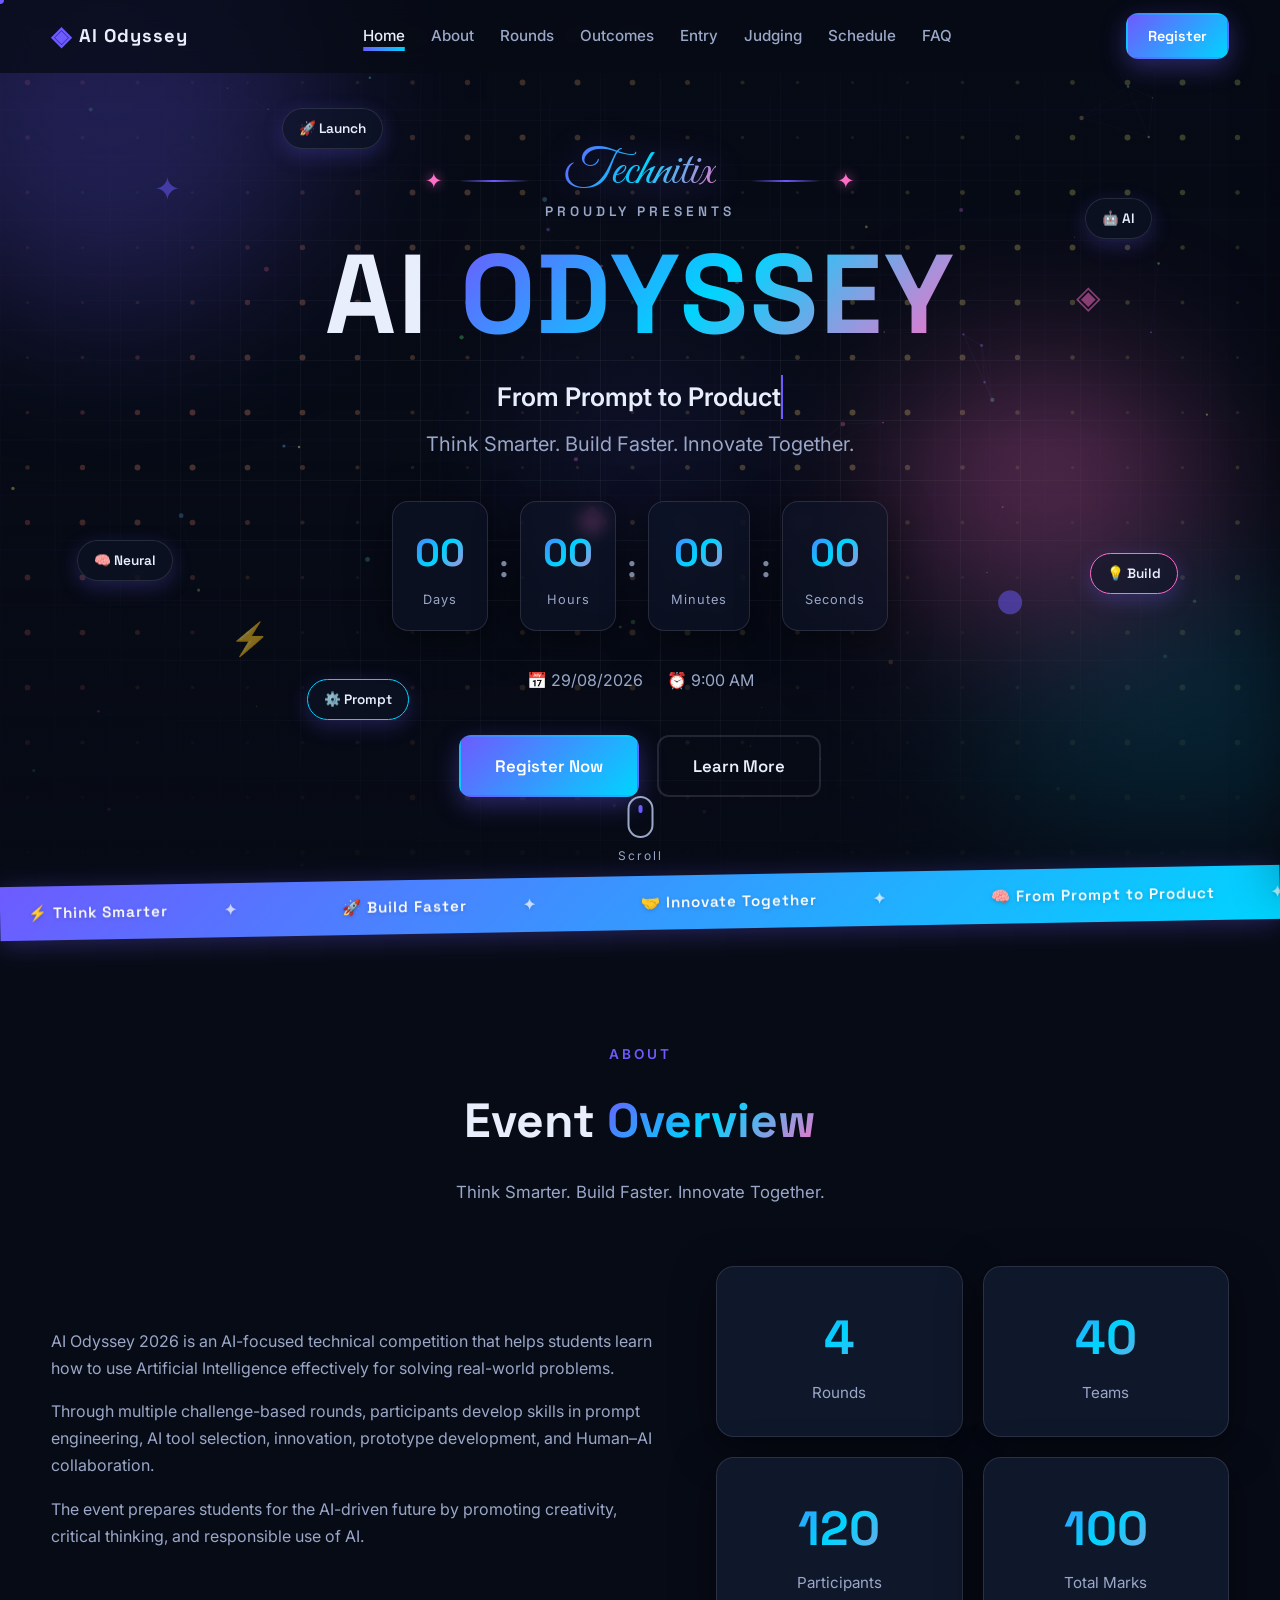
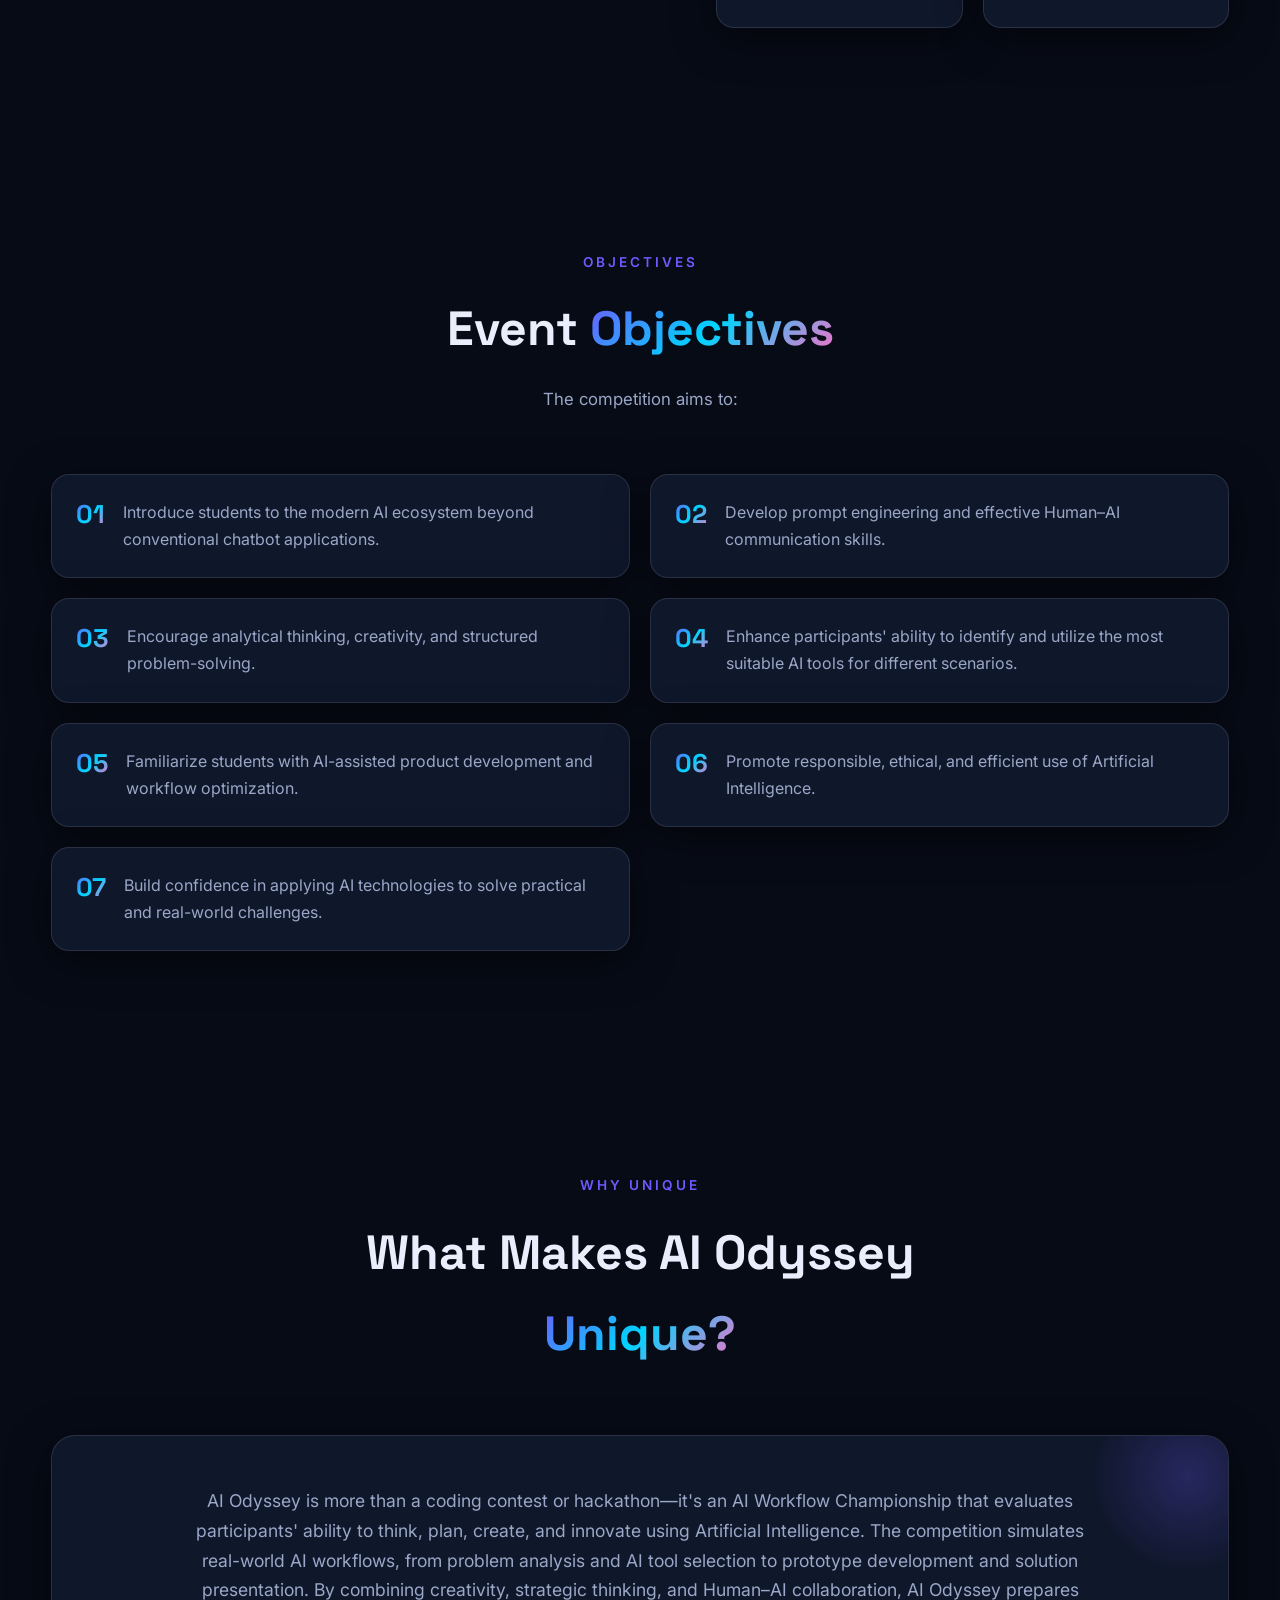
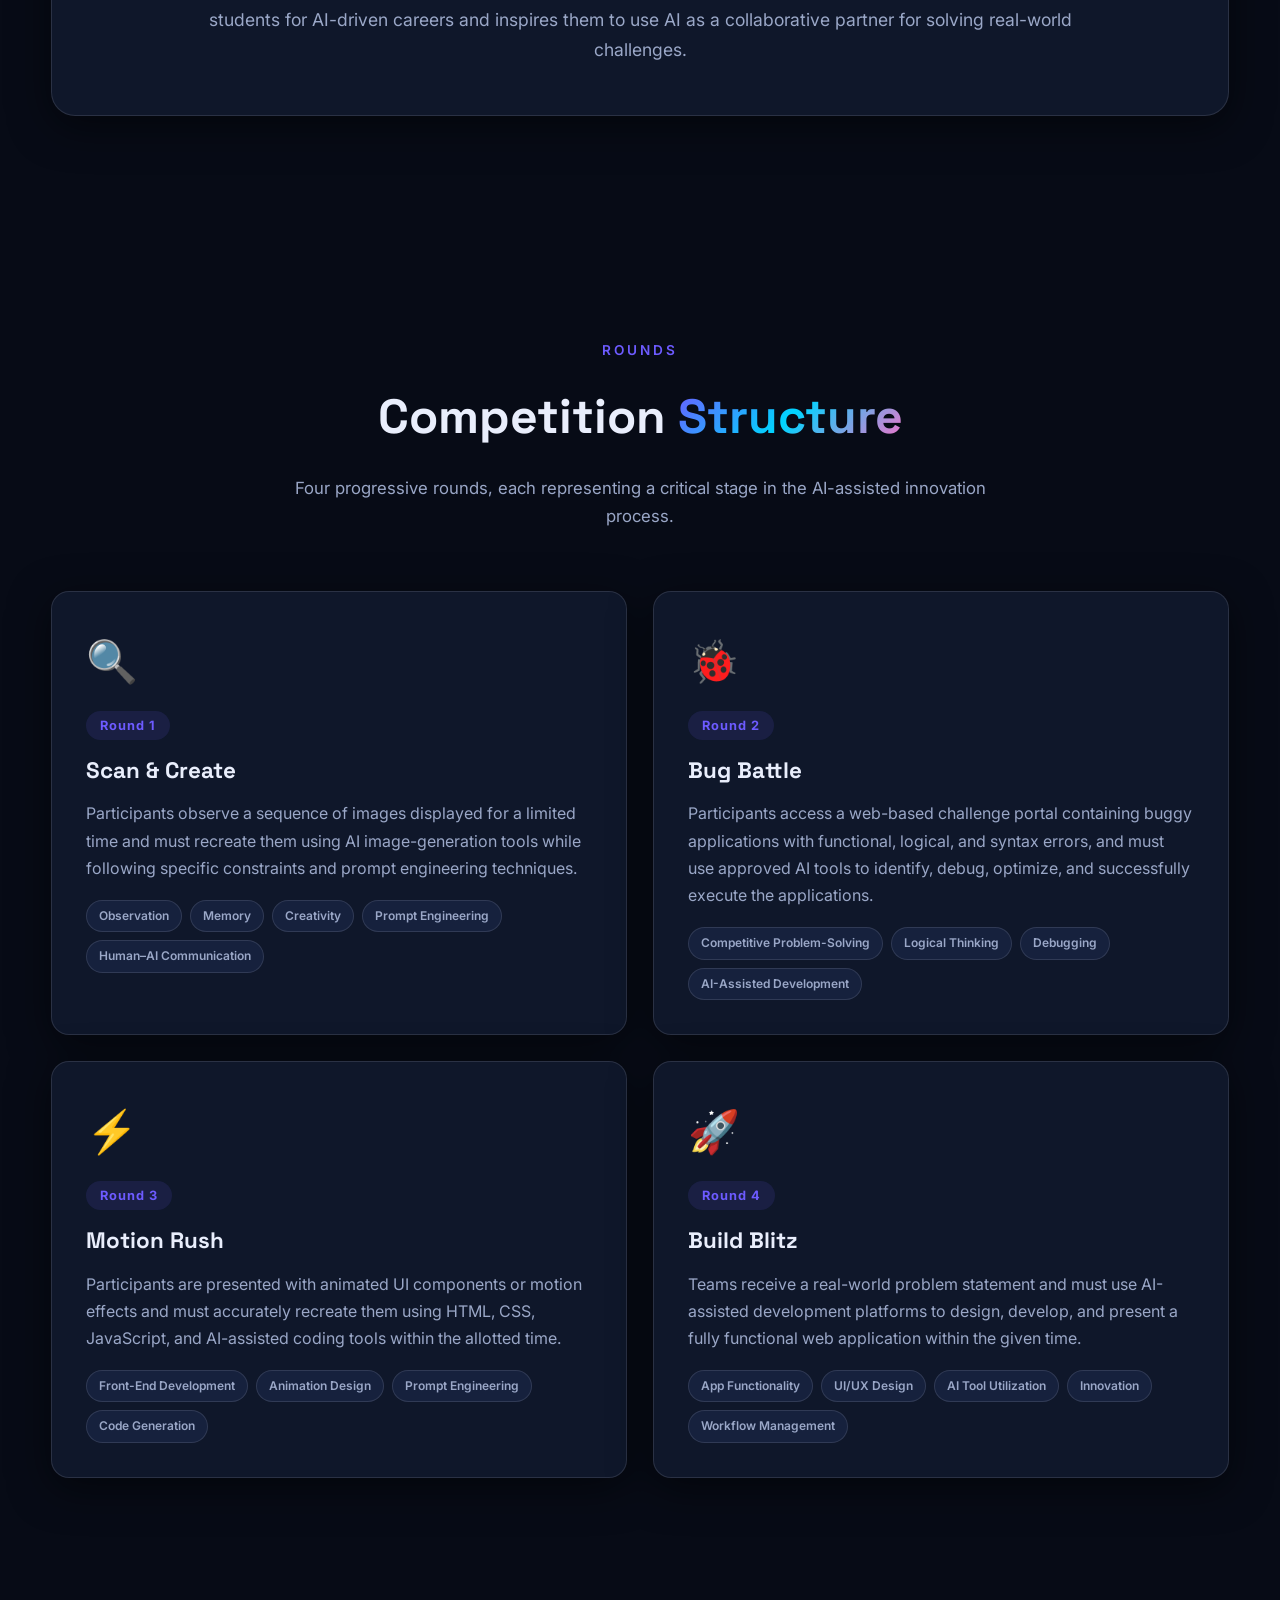
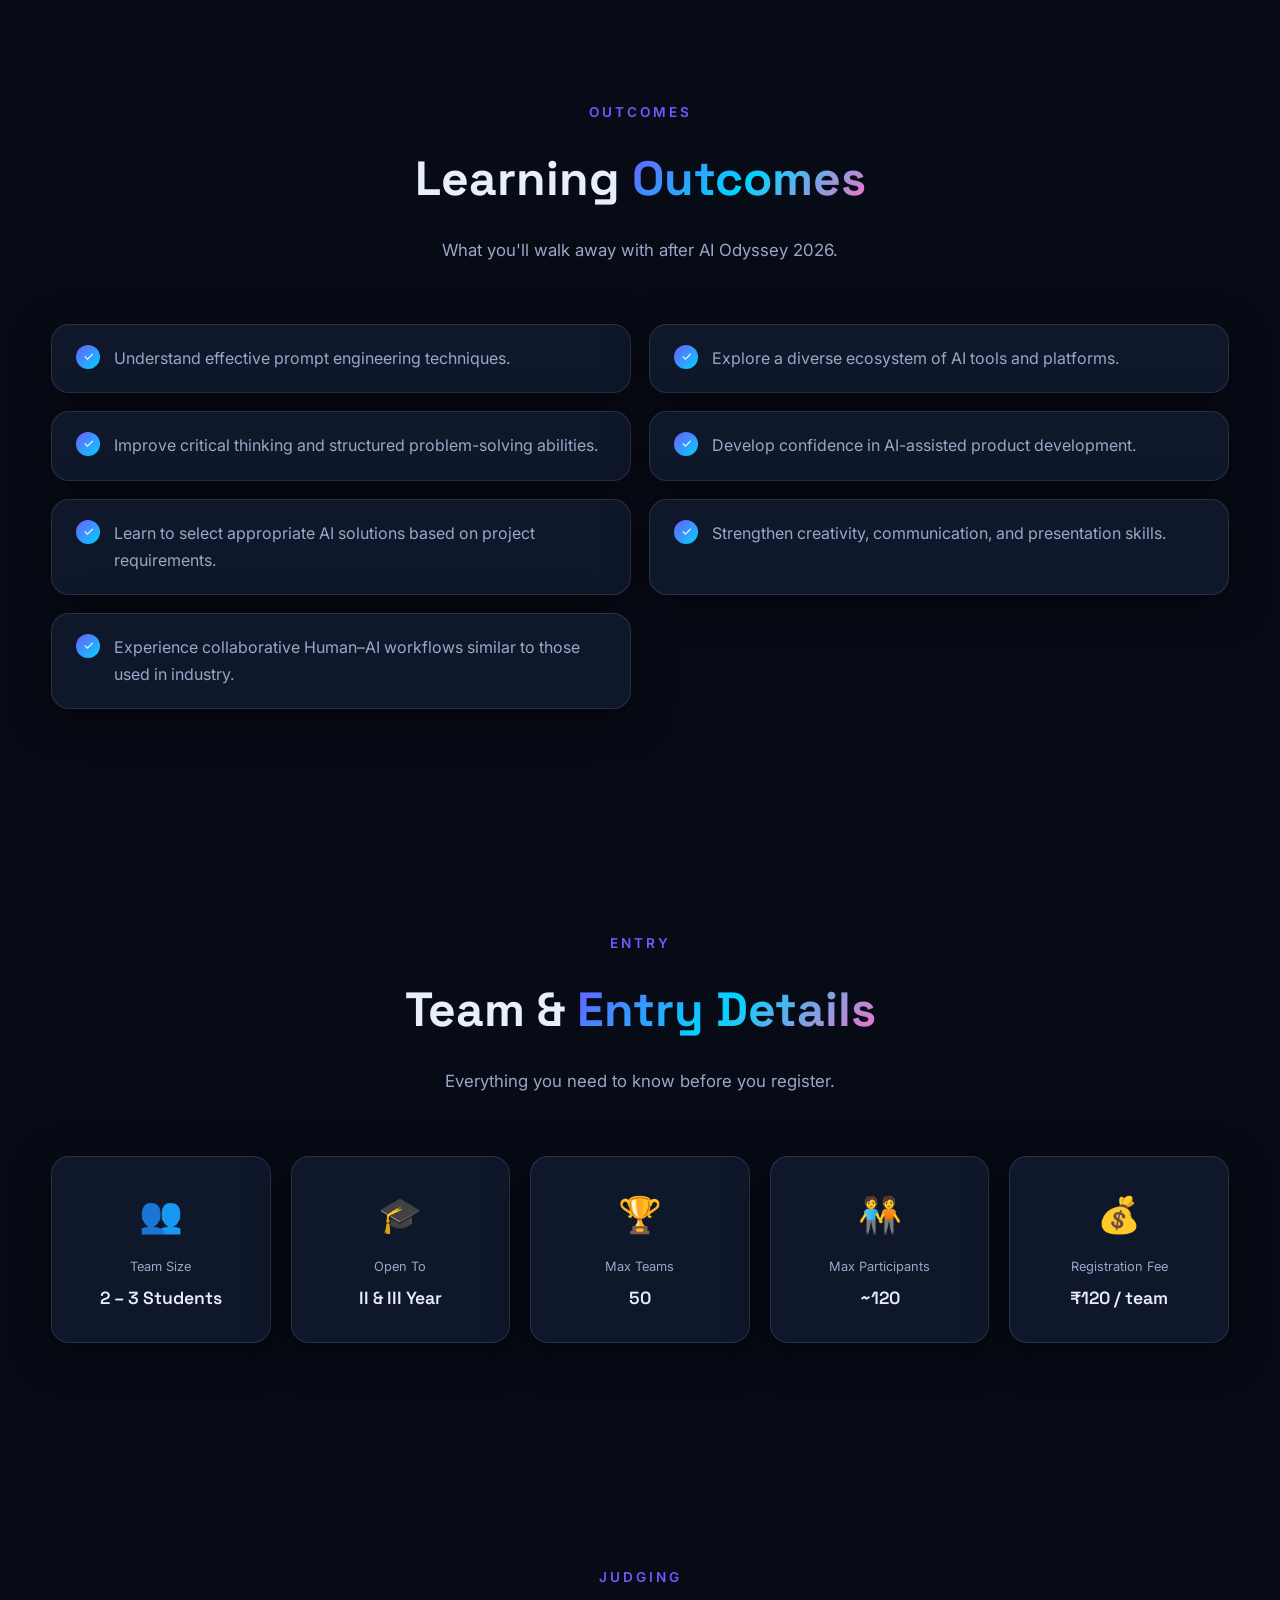
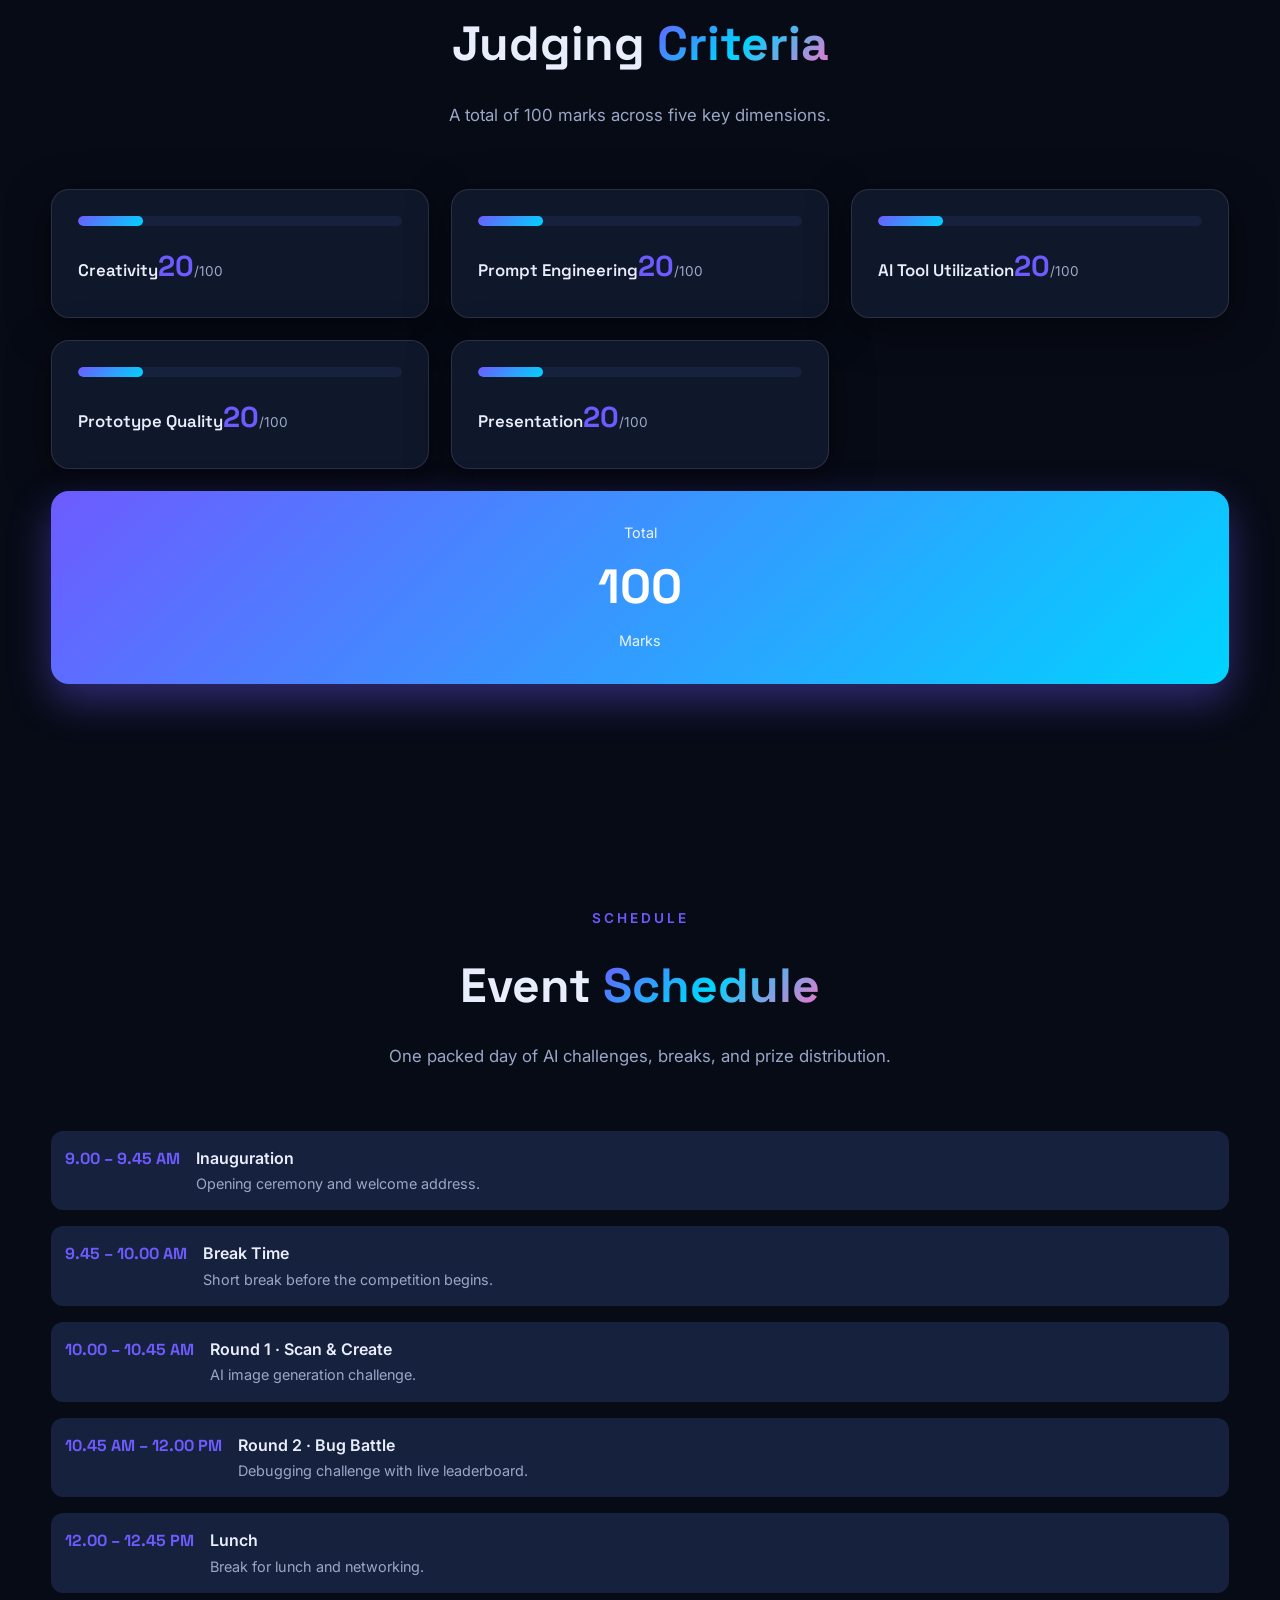
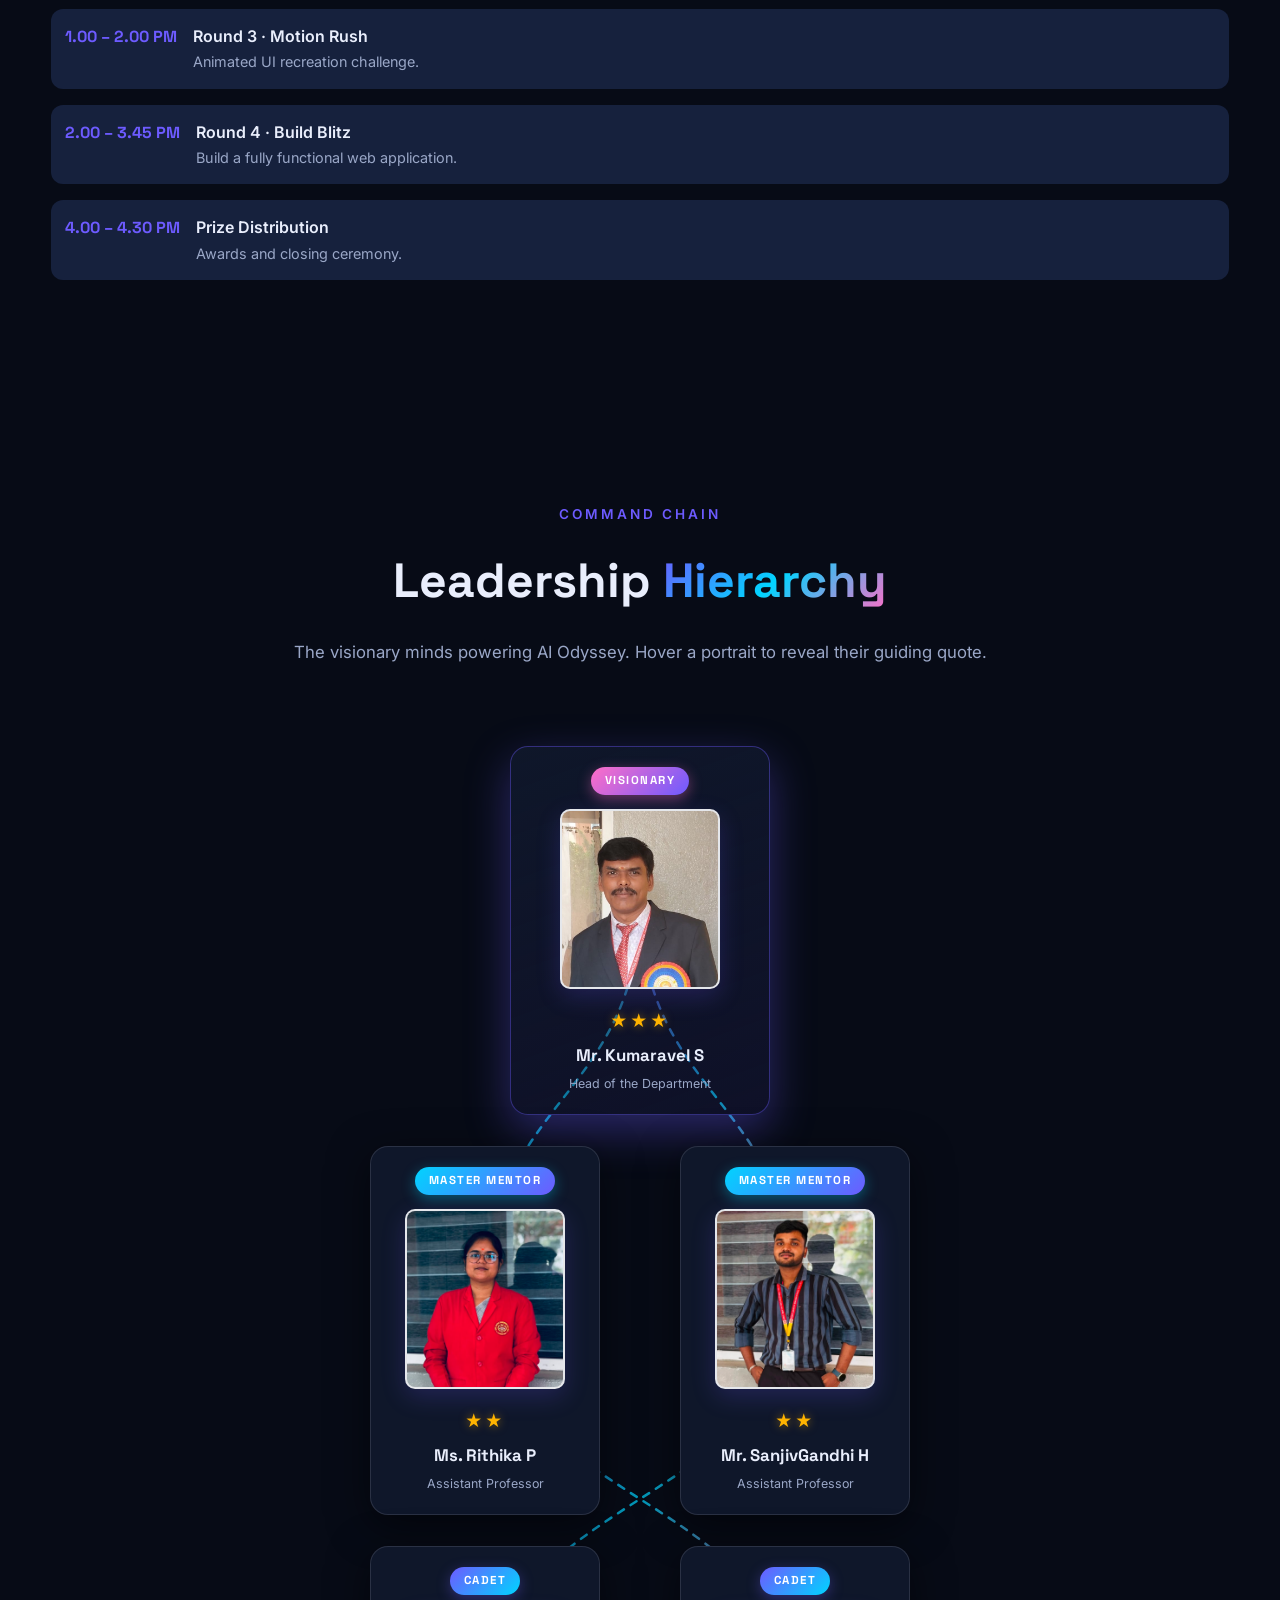
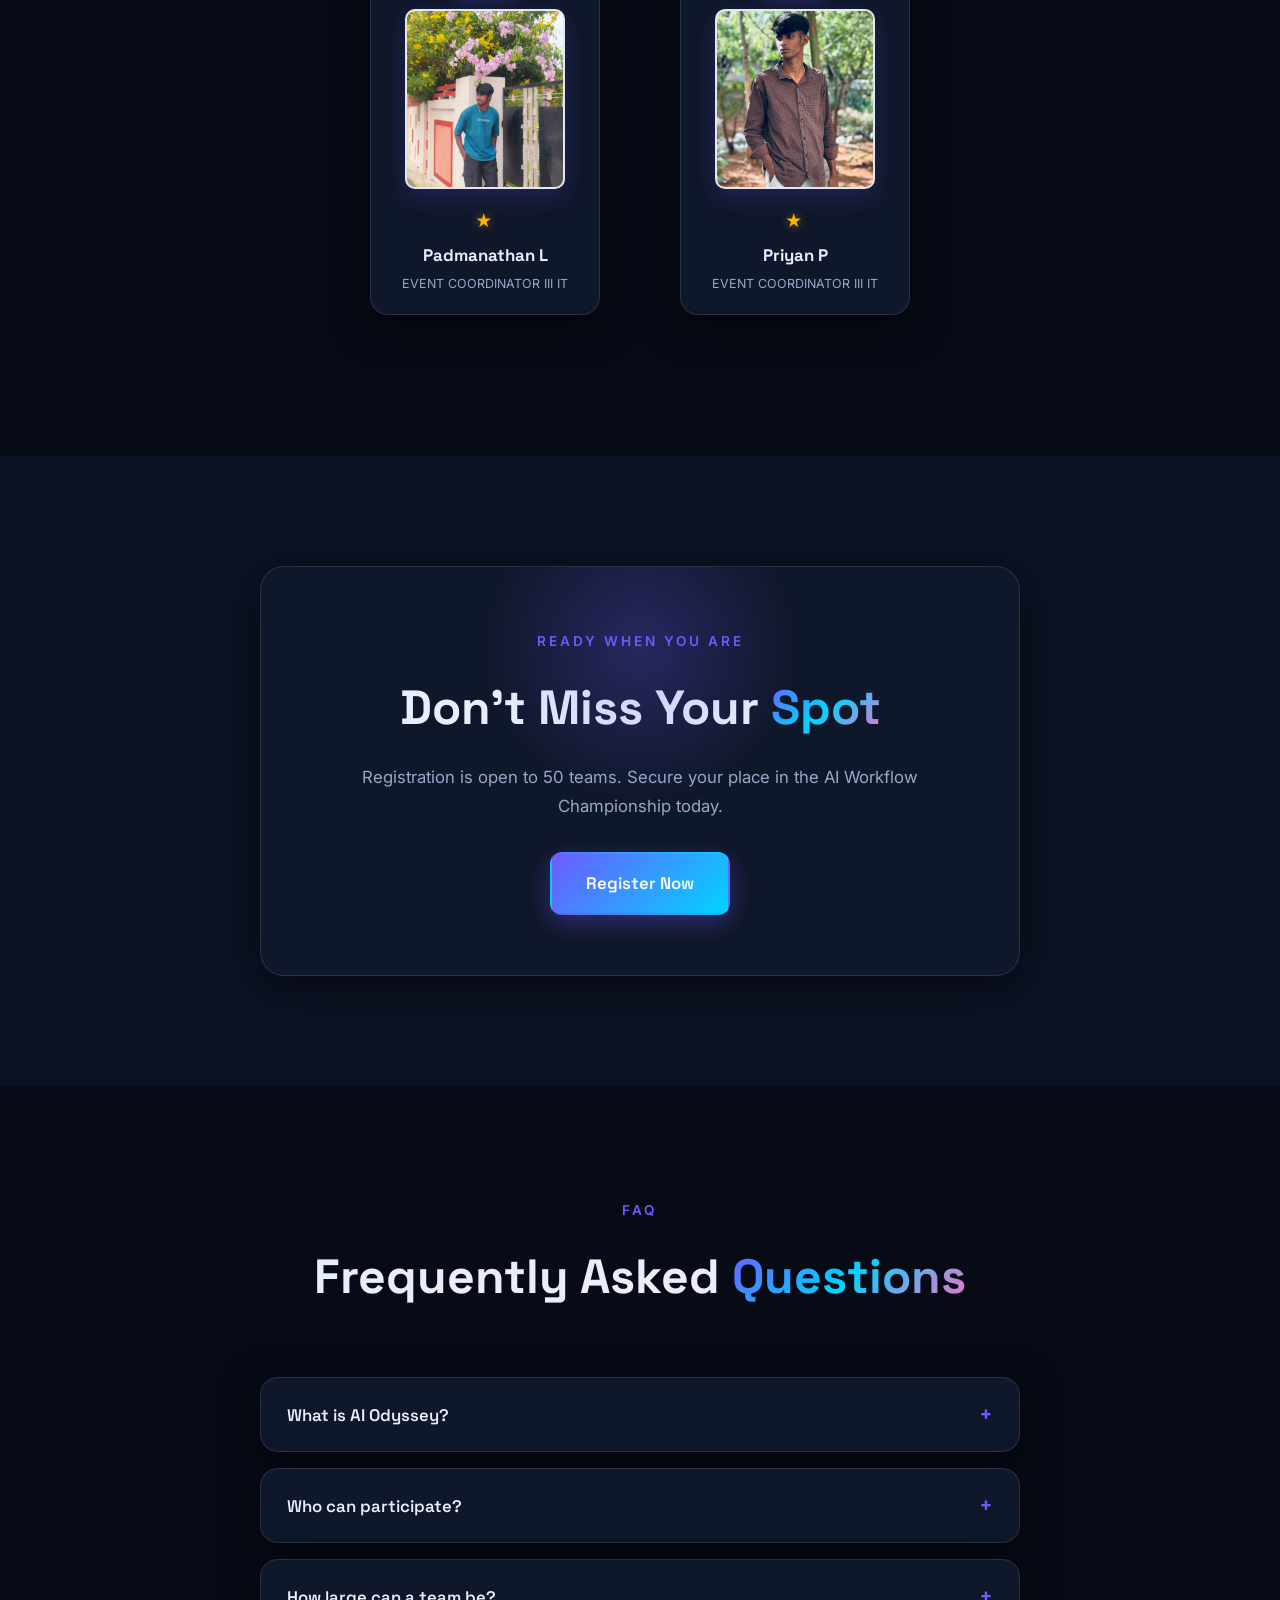
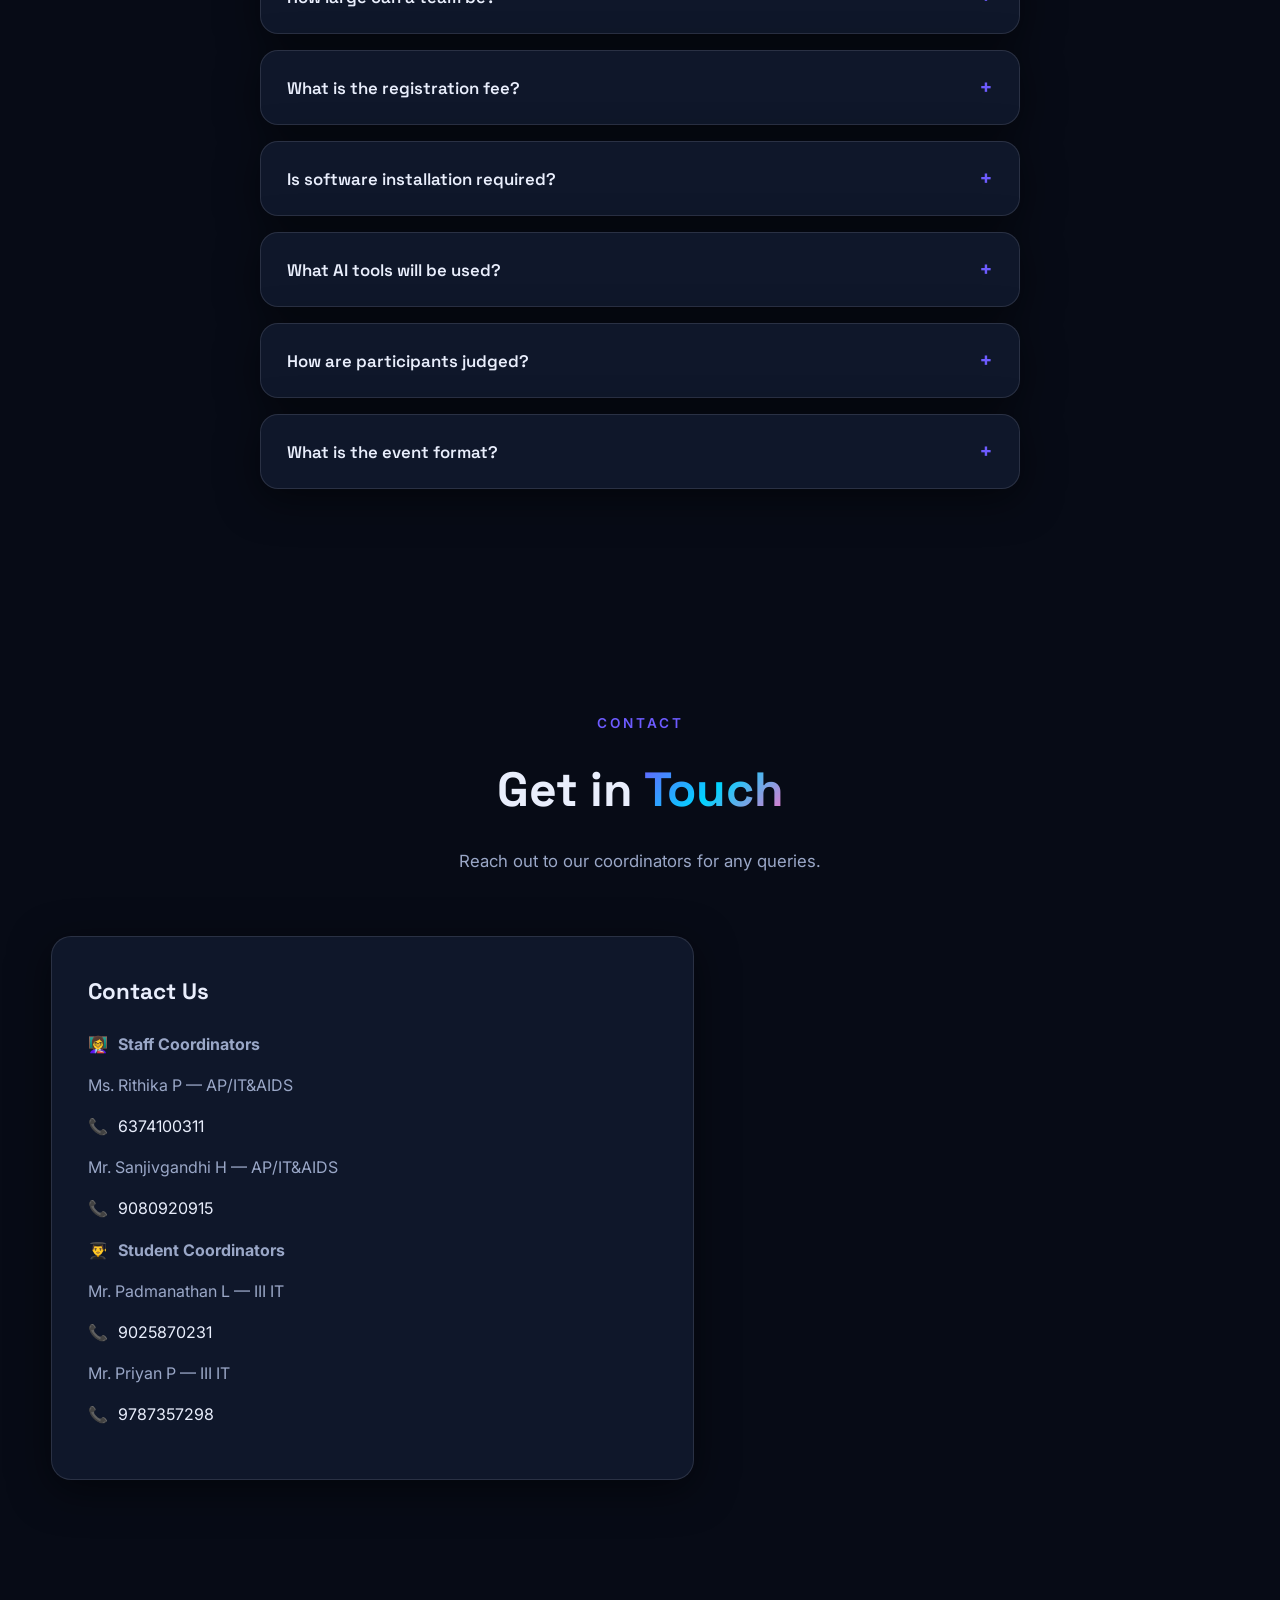
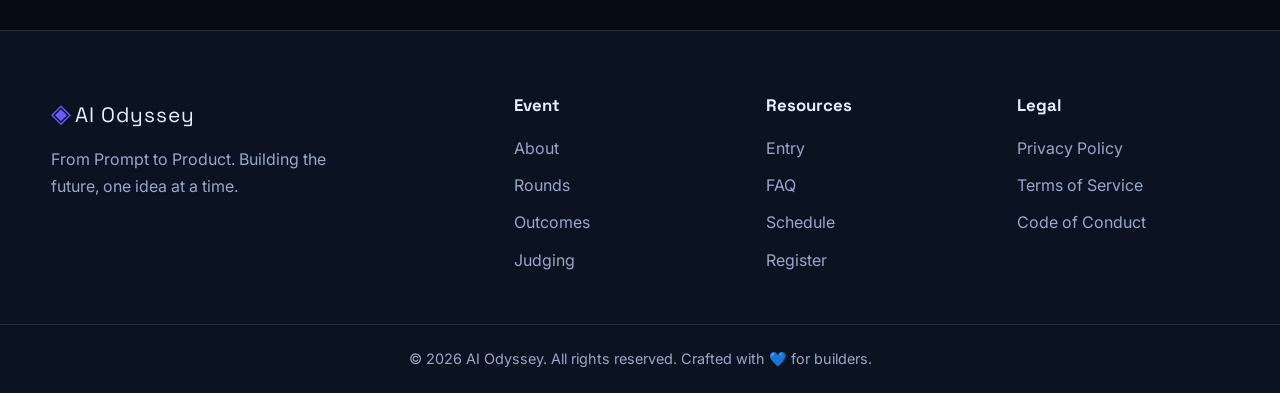
<file: index.html>
<!DOCTYPE html>
<html lang="en" data-theme="dark">
<head>
  <meta charset="UTF-8" />
  <meta name="viewport" content="width=device-width, initial-scale=1.0" />
  <title>AI Odyssey 2026 — From Prompt to Product</title>
  <meta name="description" content="AI Odyssey 2026 — An AI Workflow Championship. Think Smarter. Build Faster. Innovate Together." />
  <link rel="preconnect" href="https://fonts.googleapis.com" />
  <link rel="preconnect" href="https://fonts.gstatic.com" crossorigin />
  <link href="https://fonts.googleapis.com/css2?family=Space+Grotesk:wght@400;500;600;700&family=Inter:wght@300;400;500;600;700&family=Great+Vibes&display=swap" rel="stylesheet" />
  <link rel="stylesheet" href="css/style.css" />
  <link rel="stylesheet" href="css/animations.css" />
</head>
<body>

  <!-- ===== SCROLL PROGRESS ===== -->
  <div class="scroll-progress" id="scroll-progress"></div>

  <!-- ===== LOADING SCREEN ===== -->
  <div id="loading-screen" class="loading-screen">
    <canvas id="loader-canvas" class="loader-canvas"></canvas>
    <div class="loader-rings">
      <span class="loader-ring ring-1"></span>
      <span class="loader-ring ring-2"></span>
      <div class="loader-logo-core">
        <span class="loader-icon">◈</span>
      </div>
    </div>
    <div class="loader-logo">
      <span class="loader-text">AI Odyssey</span>
    </div>
    <div class="loader-bar">
      <div class="loader-progress" id="loader-progress"></div>
    </div>
    <p class="loader-pct" id="loader-pct">0%</p>
    <p class="loader-sub"><span class="loader-type" id="loader-type"></span><span class="loader-cursor">|</span></p>
  </div>

  <!-- ===== CUSTOM CURSOR ===== -->
  <div class="cursor-dot" id="cursor-dot"></div>
  <div class="cursor-ring" id="cursor-ring"></div>

  <!-- ===== BACKGROUND EFFECTS ===== -->
  <div class="bg-effects">
    <canvas id="grid-canvas" class="grid-canvas"></canvas>
    <canvas id="particles-canvas" class="particles-canvas"></canvas>
    <div class="glow-orb glow-orb-1"></div>
    <div class="glow-orb glow-orb-2"></div>
    <div class="glow-orb glow-orb-3"></div>
    <div class="mouse-glow" id="mouse-glow"></div>
  </div>

  <!-- ===== NAVIGATION ===== -->
  <header class="navbar" id="navbar">
    <nav class="nav-container">
      <a href="#home" class="logo">
        <span class="logo-icon">◈</span>
        <span class="logo-text">AI&nbsp;Odyssey</span>
      </a>
      <ul class="nav-links" id="nav-links">
        <li><a href="#home" class="nav-link active">Home</a></li>
        <li><a href="#about" class="nav-link">About</a></li>
        <li><a href="#rounds" class="nav-link">Rounds</a></li>
        <li><a href="#outcomes" class="nav-link">Outcomes</a></li>
        <li><a href="#entry" class="nav-link">Entry</a></li>
        <li><a href="#judging" class="nav-link">Judging</a></li>
        <li><a href="#schedule" class="nav-link">Schedule</a></li>
        <li><a href="#faq" class="nav-link">FAQ</a></li>
      </ul>
<div class="nav-actions">
        <a href="register.html" class="btn btn-primary btn-sm nav-register">Register</a>
        <button class="hamburger" id="hamburger" aria-label="Menu">
          <span></span><span></span><span></span>
        </button>
      </div>
    </nav>
  </header>

  <!-- ===== MOBILE NAVIGATION ===== -->
  <div class="mobile-menu" id="mobile-menu">
    <ul class="mobile-links">
      <li><a href="#home" class="mobile-link">Home</a></li>
      <li><a href="#about" class="mobile-link">About</a></li>
      <li><a href="#rounds" class="mobile-link">Rounds</a></li>
      <li><a href="#outcomes" class="mobile-link">Outcomes</a></li>
      <li><a href="#entry" class="mobile-link">Entry</a></li>
      <li><a href="#judging" class="mobile-link">Judging</a></li>
      <li><a href="#schedule" class="mobile-link">Schedule</a></li>
<li><a href="#faq" class="mobile-link">FAQ</a></li>
      <li><a href="register.html" class="mobile-link">Register</a></li>
    </ul>
  </div>

  <!-- ===== HERO ===== -->
  <section id="home" class="hero">
    <div class="hero-bg">
      <video class="hero-video" id="hero-video" autoplay muted loop playsinline preload="auto" aria-hidden="true">
        <source src="https://cdn.pixabay.com/video/2020/06/14/41577-435278327_large.mp4" type="video/mp4" />
        <source src="https://assets.mixkit.co/videos/preview/mixkit-digital-animation-of-a-network-grid-43894-large.mp4" type="video/mp4" />
      </video>
      <div class="hero-video-overlay"></div>
      <div class="hero-grid"></div>
    </div>
    <div class="hero-content">
      <div class="hero-present reveal">
        <div class="present-inner">
          <span class="present-spark">✦</span>
          <span class="present-line"></span>
          <span class="present-brand">
            <span class="present-name">Technitix</span>
            <span class="present-label">Proudly Presents</span>
          </span>
          <span class="present-line"></span>
          <span class="present-spark">✦</span>
        </div>
      </div>
      <h1 class="hero-title reveal">
        <span class="title-line">AI</span>
        <span class="title-line gradient-text">ODYSSEY</span>
      </h1>
      <p class="hero-tagline reveal">From Prompt to Product</p>
      <p class="hero-motto reveal">Think Smarter. Build Faster. Innovate Together.</p>
      <div class="hero-countdown reveal" id="countdown">
        <div class="cd-box"><span class="cd-num" id="cd-days">00</span><span class="cd-label">Days</span></div>
        <div class="cd-sep">:</div>
        <div class="cd-box"><span class="cd-num" id="cd-hours">00</span><span class="cd-label">Hours</span></div>
        <div class="cd-sep">:</div>
        <div class="cd-box"><span class="cd-num" id="cd-mins">10</span><span class="cd-label">Minutes</span></div>
        <div class="cd-sep">:</div>
        <div class="cd-box"><span class="cd-num" id="cd-secs">00</span><span class="cd-label">Seconds</span></div>
      </div>
<div class="hero-meta reveal">
        <span class="meta-item">📅 29/08/2026</span>
        <span class="meta-item">⏰ 9:00 AM</span>
      </div>
      <div class="hero-cta reveal">
<a href="register.html" class="btn btn-primary btn-lg">Register Now</a>
        <a href="#about" class="btn btn-outline btn-lg">Learn More</a>
      </div>
    </div>
<div class="hero-floating">
      <span class="float-orb orb-1">✦</span>
      <span class="float-orb orb-2">◈</span>
      <span class="float-orb orb-3">⚡</span>
      <span class="float-orb orb-4">●</span>
      <span class="float-orb orb-5">◆</span>
      <span class="ai-chip chip-1">🤖 AI</span>
      <span class="ai-chip chip-2">🧠 Neural</span>
      <span class="ai-chip chip-3">⚙️ Prompt</span>
      <span class="ai-chip chip-4">💡 Build</span>
      <span class="ai-chip chip-5">🚀 Launch</span>
    </div>
    <a href="#about" class="scroll-indicator" aria-label="Scroll down">
      <span class="mouse"><span class="wheel"></span></span>
      <span class="scroll-text">Scroll</span>
    </a>
  </section>

  <!-- ===== MARQUEE TICKER ===== -->
  <div class="ticker" aria-hidden="true">
    <div class="ticker-track">
      <span class="ticker-item">⚡ Think Smarter</span>
      <span class="ticker-item">🚀 Build Faster</span>
      <span class="ticker-item">🤝 Innovate Together</span>
      <span class="ticker-item">🧠 From Prompt to Product</span>
      <span class="ticker-item">🏆 4 Challenge Rounds</span>
      <span class="ticker-item">🎨 AI Image Generation</span>
      <span class="ticker-item">🐞 Bug Battle</span>
      <span class="ticker-item">⚡ Motion Rush</span>
      <span class="ticker-item">🚀 Build Blitz</span>
      <span class="ticker-item">⚡ Think Smarter</span>
      <span class="ticker-item">🚀 Build Faster</span>
      <span class="ticker-item">🤝 Innovate Together</span>
      <span class="ticker-item">🧠 From Prompt to Product</span>
      <span class="ticker-item">🏆 4 Challenge Rounds</span>
      <span class="ticker-item">🎨 AI Image Generation</span>
      <span class="ticker-item">🐞 Bug Battle</span>
      <span class="ticker-item">⚡ Motion Rush</span>
      <span class="ticker-item">🚀 Build Blitz</span>
    </div>
  </div>

  <!-- ===== ABOUT / OVERVIEW ===== -->
  <section id="about" class="section about">
    <div class="container">
      <div class="section-head reveal">
        <span class="section-tag">About</span>
        <h2 class="section-title">Event <span class="gradient-text">Overview</span></h2>
        <p class="section-sub">Think Smarter. Build Faster. Innovate Together.</p>
      </div>
      <div class="about-grid">
        <div class="about-text reveal">
          <p>AI Odyssey 2026 is an AI-focused technical competition that helps students learn how to use Artificial Intelligence effectively for solving real-world problems.</p>
          <p>Through multiple challenge-based rounds, participants develop skills in prompt engineering, AI tool selection, innovation, prototype development, and Human–AI collaboration.</p>
          <p>The event prepares students for the AI-driven future by promoting creativity, critical thinking, and responsible use of AI.</p>
        </div>
        <div class="about-stats reveal">
          <div class="stat-card"><span class="stat-num" data-count="4">0</span><span class="stat-label">Rounds</span></div>
          <div class="stat-card"><span class="stat-num" data-count="40">0</span><span class="stat-label">Teams</span></div>
          <div class="stat-card"><span class="stat-num" data-count="120">0</span><span class="stat-label">Participants</span></div>
          <div class="stat-card"><span class="stat-num" data-count="100">0</span><span class="stat-label">Total Marks</span></div>
        </div>
      </div>
    </div>
  </section>

  <!-- ===== OBJECTIVES ===== -->
  <section id="objectives" class="section objectives">
    <div class="container">
      <div class="section-head reveal">
        <span class="section-tag">Objectives</span>
        <h2 class="section-title">Event <span class="gradient-text">Objectives</span></h2>
        <p class="section-sub">The competition aims to:</p>
      </div>
      <div class="objectives-grid">
        <div class="objective-item reveal"><span class="objective-num">01</span><p>Introduce students to the modern AI ecosystem beyond conventional chatbot applications.</p></div>
        <div class="objective-item reveal"><span class="objective-num">02</span><p>Develop prompt engineering and effective Human–AI communication skills.</p></div>
        <div class="objective-item reveal"><span class="objective-num">03</span><p>Encourage analytical thinking, creativity, and structured problem-solving.</p></div>
        <div class="objective-item reveal"><span class="objective-num">04</span><p>Enhance participants' ability to identify and utilize the most suitable AI tools for different scenarios.</p></div>
        <div class="objective-item reveal"><span class="objective-num">05</span><p>Familiarize students with AI-assisted product development and workflow optimization.</p></div>
        <div class="objective-item reveal"><span class="objective-num">06</span><p>Promote responsible, ethical, and efficient use of Artificial Intelligence.</p></div>
        <div class="objective-item reveal"><span class="objective-num">07</span><p>Build confidence in applying AI technologies to solve practical and real-world challenges.</p></div>
      </div>
    </div>
  </section>

  <!-- ===== UNIQUE ===== -->
  <section id="unique" class="section unique">
    <div class="container">
      <div class="section-head reveal">
        <span class="section-tag">Why Unique</span>
        <h2 class="section-title">What Makes AI Odyssey <span class="gradient-text">Unique?</span></h2>
      </div>
      <div class="unique-box reveal">
        <p>AI Odyssey is more than a coding contest or hackathon—it's an AI Workflow Championship that evaluates participants' ability to think, plan, create, and innovate using Artificial Intelligence. The competition simulates real-world AI workflows, from problem analysis and AI tool selection to prototype development and solution presentation. By combining creativity, strategic thinking, and Human–AI collaboration, AI Odyssey prepares students for AI-driven careers and inspires them to use AI as a collaborative partner for solving real-world challenges.</p>
      </div>
    </div>
  </section>

  <!-- ===== ROUNDS ===== -->
  <section id="rounds" class="section rounds">
    <div class="container">
      <div class="section-head reveal">
        <span class="section-tag">Rounds</span>
        <h2 class="section-title">Competition <span class="gradient-text">Structure</span></h2>
        <p class="section-sub">Four progressive rounds, each representing a critical stage in the AI-assisted innovation process.</p>
      </div>
      <div class="rounds-grid">

        <div class="round-card reveal">
          <div class="round-icon">🔍</div>
          <span class="round-num">Round 1</span>
          <h3>Scan & Create</h3>
          <p>Participants observe a sequence of images displayed for a limited time and must recreate them using AI image-generation tools while following specific constraints and prompt engineering techniques.</p>
          <div class="round-skills">
            <span class="skill-tag">Observation</span>
            <span class="skill-tag">Memory</span>
            <span class="skill-tag">Creativity</span>
            <span class="skill-tag">Prompt Engineering</span>
            <span class="skill-tag">Human–AI Communication</span>
          </div>
        </div>

        <div class="round-card reveal">
          <div class="round-icon">🐞</div>
          <span class="round-num">Round 2</span>
          <h3>Bug Battle</h3>
          <p>Participants access a web-based challenge portal containing buggy applications with functional, logical, and syntax errors, and must use approved AI tools to identify, debug, optimize, and successfully execute the applications.</p>
          <div class="round-skills">
            <span class="skill-tag">Competitive Problem-Solving</span>
            <span class="skill-tag">Logical Thinking</span>
            <span class="skill-tag">Debugging</span>
            <span class="skill-tag">AI-Assisted Development</span>
          </div>
        </div>

        <div class="round-card reveal">
          <div class="round-icon">⚡</div>
          <span class="round-num">Round 3</span>
          <h3>Motion Rush</h3>
          <p>Participants are presented with animated UI components or motion effects and must accurately recreate them using HTML, CSS, JavaScript, and AI-assisted coding tools within the allotted time.</p>
          <div class="round-skills">
            <span class="skill-tag">Front-End Development</span>
            <span class="skill-tag">Animation Design</span>
            <span class="skill-tag">Prompt Engineering</span>
            <span class="skill-tag">Code Generation</span>
          </div>
        </div>

        <div class="round-card reveal">
          <div class="round-icon">🚀</div>
          <span class="round-num">Round 4</span>
          <h3>Build Blitz</h3>
          <p>Teams receive a real-world problem statement and must use AI-assisted development platforms to design, develop, and present a fully functional web application within the given time.</p>
          <div class="round-skills">
            <span class="skill-tag">App Functionality</span>
            <span class="skill-tag">UI/UX Design</span>
            <span class="skill-tag">AI Tool Utilization</span>
            <span class="skill-tag">Innovation</span>
            <span class="skill-tag">Workflow Management</span>
          </div>
        </div>

      </div>
    </div>
  </section>

  <!-- ===== LEARNING OUTCOMES ===== -->
  <section id="outcomes" class="section outcomes">
    <div class="container">
      <div class="section-head reveal">
        <span class="section-tag">Outcomes</span>
        <h2 class="section-title">Learning <span class="gradient-text">Outcomes</span></h2>
        <p class="section-sub">What you'll walk away with after AI Odyssey 2026.</p>
      </div>
      <div class="outcomes-grid">
        <div class="outcome-item reveal"><span class="outcome-check">✓</span><p>Understand effective prompt engineering techniques.</p></div>
        <div class="outcome-item reveal"><span class="outcome-check">✓</span><p>Explore a diverse ecosystem of AI tools and platforms.</p></div>
        <div class="outcome-item reveal"><span class="outcome-check">✓</span><p>Improve critical thinking and structured problem-solving abilities.</p></div>
        <div class="outcome-item reveal"><span class="outcome-check">✓</span><p>Develop confidence in AI-assisted product development.</p></div>
        <div class="outcome-item reveal"><span class="outcome-check">✓</span><p>Learn to select appropriate AI solutions based on project requirements.</p></div>
        <div class="outcome-item reveal"><span class="outcome-check">✓</span><p>Strengthen creativity, communication, and presentation skills.</p></div>
        <div class="outcome-item reveal"><span class="outcome-check">✓</span><p>Experience collaborative Human–AI workflows similar to those used in industry.</p></div>
      </div>
    </div>
  </section>

  <!-- ===== ENTRY DETAILS ===== -->
  <section id="entry" class="section entry">
    <div class="container">
      <div class="section-head reveal">
        <span class="section-tag">Entry</span>
        <h2 class="section-title">Team & <span class="gradient-text">Entry Details</span></h2>
        <p class="section-sub">Everything you need to know before you register.</p>
</div>
      <div class="entry-grid">
        <div class="entry-card reveal"><span class="entry-icon">👥</span><span class="entry-label">Team Size</span><span class="entry-value">2 – 3 Students</span></div>
        <div class="entry-card reveal"><span class="entry-icon">🎓</span><span class="entry-label">Open To</span><span class="entry-value">II & III Year</span></div>
        <div class="entry-card reveal"><span class="entry-icon">🏆</span><span class="entry-label">Max Teams</span><span class="entry-value">50</span></div>
        <div class="entry-card reveal"><span class="entry-icon">🧑‍🤝‍🧑</span><span class="entry-label">Max Participants</span><span class="entry-value">~120</span></div>
        <div class="entry-card reveal"><span class="entry-icon">💰</span><span class="entry-label">Registration Fee</span><span class="entry-value">₹120 / team</span></div>
      </div>
    </div>
  </section>

  <!-- ===== JUDGING ===== -->
  <section id="judging" class="section judging">
    <div class="container">
      <div class="section-head reveal">
        <span class="section-tag">Judging</span>
        <h2 class="section-title">Judging <span class="gradient-text">Criteria</span></h2>
        <p class="section-sub">A total of 100 marks across five key dimensions.</p>
      </div>
      <div class="judging-grid">
        <div class="judge-card reveal"><div class="judge-bar-wrap"><div class="judge-bar" style="--w:20%"></div></div><span class="judge-name">Creativity</span><span class="judge-marks">20</span><span class="judge-total">/100</span></div>
        <div class="judge-card reveal"><div class="judge-bar-wrap"><div class="judge-bar" style="--w:20%"></div></div><span class="judge-name">Prompt Engineering</span><span class="judge-marks">20</span><span class="judge-total">/100</span></div>
        <div class="judge-card reveal"><div class="judge-bar-wrap"><div class="judge-bar" style="--w:20%"></div></div><span class="judge-name">AI Tool Utilization</span><span class="judge-marks">20</span><span class="judge-total">/100</span></div>
        <div class="judge-card reveal"><div class="judge-bar-wrap"><div class="judge-bar" style="--w:20%"></div></div><span class="judge-name">Prototype Quality</span><span class="judge-marks">20</span><span class="judge-total">/100</span></div>
        <div class="judge-card reveal"><div class="judge-bar-wrap"><div class="judge-bar" style="--w:20%"></div></div><span class="judge-name">Presentation</span><span class="judge-marks">20</span><span class="judge-total">/100</span></div>
        <div class="judge-total-card reveal"><span class="judge-total-label">Total</span><span class="judge-total-value">100</span><span class="judge-total-unit">Marks</span></div>
      </div>
    </div>
  </section>

<!-- ===== SCHEDULE ===== -->
  <section id="schedule" class="section schedule">
    <div class="container">
      <div class="section-head reveal">
        <span class="section-tag">Schedule</span>
        <h2 class="section-title">Event <span class="gradient-text">Schedule</span></h2>
        <p class="section-sub">One packed day of AI challenges, breaks, and prize distribution.</p>
      </div>
      <div class="schedule-list">
        <div class="schedule-row reveal"><span class="sched-time">9.00 – 9.45 AM</span><div><p class="sched-title">Inauguration</p><p class="sched-desc">Opening ceremony and welcome address.</p></div></div>
        <div class="schedule-row reveal"><span class="sched-time">9.45 – 10.00 AM</span><div><p class="sched-title">Break Time</p><p class="sched-desc">Short break before the competition begins.</p></div></div>
        <div class="schedule-row reveal"><span class="sched-time">10.00 – 10.45 AM</span><div><p class="sched-title">Round 1 · Scan & Create</p><p class="sched-desc">AI image generation challenge.</p></div></div>
        <div class="schedule-row reveal"><span class="sched-time">10.45 AM – 12.00 PM</span><div><p class="sched-title">Round 2 · Bug Battle</p><p class="sched-desc">Debugging challenge with live leaderboard.</p></div></div>
        <div class="schedule-row reveal"><span class="sched-time">12.00 – 12.45 PM</span><div><p class="sched-title">Lunch</p><p class="sched-desc">Break for lunch and networking.</p></div></div>
        <div class="schedule-row reveal"><span class="sched-time">1.00 – 2.00 PM</span><div><p class="sched-title">Round 3 · Motion Rush</p><p class="sched-desc">Animated UI recreation challenge.</p></div></div>
        <div class="schedule-row reveal"><span class="sched-time">2.00 – 3.45 PM</span><div><p class="sched-title">Round 4 · Build Blitz</p><p class="sched-desc">Build a fully functional web application.</p></div></div>
        <div class="schedule-row reveal"><span class="sched-time">4.00 – 4.30 PM</span><div><p class="sched-title">Prize Distribution</p><p class="sched-desc">Awards and closing ceremony.</p></div></div>
      </div>
    </div>
  </section>

<!-- ===== COORDINATORS ===== -->
  <section id="coordinators" class="section coordinators">
    <div class="container">
      <div class="section-head reveal">
        <span class="section-tag">Command Chain</span>
        <h2 class="section-title">Leadership <span class="gradient-text">Hierarchy</span></h2>
        <p class="section-sub">The visionary minds powering AI Odyssey. Hover a portrait to reveal their guiding quote.</p>
      </div>

      <div class="rank-hierarchy reveal">

        <!-- Connecting trunk lines (SVG) -->
<svg class="rank-lines" viewBox="0 0 1000 1220" preserveAspectRatio="none" aria-hidden="true">
          <defs>
            <linearGradient id="rankGrad" x1="0%" y1="0%" x2="100%" y2="100%">
              <stop offset="0%" stop-color="#6d5bff" />
              <stop offset="50%" stop-color="#00d4ff" />
              <stop offset="100%" stop-color="#ff6ec7" />
            </linearGradient>
          </defs>
<g class="rank-draw">
            <!-- NETWORK: HOD (Level 1, center) fans out to both mentors (Level 2) -->
            <path d="M500 173 C 500 373 345 373 345 573" />
            <path d="M500 173 C 500 373 655 373 655 573" />
            <!-- NETWORK: each mentor (Level 2) connects to both cadets (Level 3) -->
            <path d="M345 573 C 345 773 345 773 345 973" />
            <path d="M345 573 C 345 773 655 773 655 973" />
            <path d="M655 573 C 655 773 345 773 345 973" />
            <path d="M655 573 C 655 773 655 773 655 973" />
          </g>
          <g class="rank-nodes">
            <circle cx="500" cy="173" r="7" />
            <circle cx="345" cy="573" r="6" />
            <circle cx="655" cy="573" r="6" />
            <circle cx="345" cy="973" r="6" />
            <circle cx="655" cy="973" r="6" />
          </g>
        </svg>

        <!-- LEVEL 1 — The Visionary (HOD) -->
        <div class="rank-level rank-level-1">
          <div class="hierarchy-card hierarchy-hod">
            <span class="rank-badge badge-1">Visionary</span>
            <div class="polaroid" data-initials="K">
              <div class="polaroid-photo photo-front">
<span class="photo-initials">K</span>
                <img src="assets/images/kumaravel.jpg" data-src="assets/images/kumaravel.jpg" class="loaded" alt="Head of the Department" />
              </div>
              <div class="polaroid-quote photo-back">
                <span class="quote-mark">"</span>
                <p>Dedicated to nurturing future innovators through mentorship, technical expertise, and research-driven learning.</p>
                <span class="quote-mark">"</span>
              </div>
            </div>
            <div class="polaroid-caption">
              <span class="rank-stars">★★★</span>
              <span class="rank-name">Mr. Kumaravel S</span>
              <span class="rank-role">Head of the Department</span>
            </div>
          </div>
        </div>

        <!-- LEVEL 2 — Master Mentors -->
        <div class="rank-level rank-level-2">
          <div class="hierarchy-card">
            <span class="rank-badge badge-2">Master Mentor</span>
            <div class="polaroid" data-initials="R">
              <div class="polaroid-photo photo-front">
                <span class="photo-initials">R</span>
                <img src="assets/images/rithika.jpeg" data-src="assets/images/rithika.jpeg" class="loaded" alt="Assistant Professor IT & AIDS" />
              </div>
              <div class="polaroid-quote photo-back">
                <span class="quote-mark">"</span>
                <p>Guiding students to blend creativity with technology and turn bold ideas into working solutions.</p>
                <span class="quote-mark">"</span>
              </div>
            </div>
            <div class="polaroid-caption">
              <span class="rank-stars">★★</span>
              <span class="rank-name">Ms. Rithika P</span>
              <span class="rank-role">Assistant Professor</span>
            </div>
          </div>

          <div class="hierarchy-card">
            <span class="rank-badge badge-2">Master Mentor</span>
            <div class="polaroid" data-initials="S">
              <div class="polaroid-photo photo-front">
                <span class="photo-initials">S</span>
                <img src="assets/images/sanjiv.jpeg" data-src="assets/images/sanjiv.jpeg" class="loaded" alt="Assistant Professor IT & AIDS" />
              </div>
              <div class="polaroid-quote photo-back">
                <span class="quote-mark">"</span>
                <p>Empowering the next generation to think critically, build boldly, and innovate fearlessly.</p>
                <span class="quote-mark">"</span>
              </div>
            </div>
            <div class="polaroid-caption">
              <span class="rank-stars">★★</span>
              <span class="rank-name">Mr. SanjivGandhi H</span>
              <span class="rank-role">Assistant Professor</span>
            </div>
          </div>
        </div>

        <!-- LEVEL 3 — Student Cadets -->
        <div class="rank-level rank-level-3">
          <div class="hierarchy-card">
            <span class="rank-badge badge-3">Cadet</span>
            <div class="polaroid" data-initials="P">
              <div class="polaroid-photo photo-front">
                <span class="photo-initials">P</span>
                <img src="assets/images/padmanathan.jpeg" data-src="assets/images/padmanathan.jpeg" class="loaded" alt="Student Coordinator" />
              </div>
              <div class="polaroid-quote photo-back">
                <span class="quote-mark">"</span>
                <p>Rising innovators shaping tomorrow's possibilities, one line of code at a time.</p>
                <span class="quote-mark">"</span>
              </div>
            </div>
            <div class="polaroid-caption">
              <span class="rank-stars">★</span>
              <span class="rank-name">Padmanathan L</span>
              <span class="rank-role">EVENT COORDINATOR III IT</span>
            </div>
          </div>

          <div class="hierarchy-card">
            <span class="rank-badge badge-3">Cadet</span>
            <div class="polaroid" data-initials="P">
              <div class="polaroid-photo photo-front">
                <span class="photo-initials">P</span>
                <img src="assets/images/priyan.jpeg" data-src="assets/images/priyan.jpeg" class="loaded" alt="Student Coordinator" />
              </div>
              <div class="polaroid-quote photo-back">
                <span class="quote-mark">"</span>
                <p>Driven by curiosity, fueled by ambition, and ready to build the future with AI.</p>
                <span class="quote-mark">"</span>
              </div>
            </div>
            <div class="polaroid-caption">
              <span class="rank-stars">★</span>
              <span class="rank-name">Priyan P</span>
              <span class="rank-role">EVENT COORDINATOR III IT</span>
            </div>
          </div>
        </div>

      </div>
    </div>
  </section>

<!-- ===== REGISTER CTA (above FAQ) ===== -->
  <section id="register-cta" class="section register-cta">
    <div class="container">
      <div class="register-cta-box reveal">
        <span class="section-tag">Ready When You Are</span>
        <h2 class="section-title">Don't Miss Your <span class="gradient-text">Spot</span></h2>
        <p class="register-cta-sub">Registration is open to 50 teams. Secure your place in the AI Workflow Championship today.</p>
        <a href="register.html" class="btn btn-primary btn-lg">Register Now</a>
      </div>
    </div>
  </section>

  <!-- ===== FAQ ===== -->
  <section id="faq" class="section faq">
    <div class="container">
      <div class="section-head reveal">
        <span class="section-tag">FAQ</span>
        <h2 class="section-title">Frequently Asked <span class="gradient-text">Questions</span></h2>
      </div>
      <div class="faq-list">
        <div class="faq-item">
          <button class="faq-question"><span>What is AI Odyssey?</span><span class="faq-icon">+</span></button>
          <div class="faq-answer"><p>AI Odyssey 2026 is an AI-focused technical competition that helps students learn how to use Artificial Intelligence effectively for solving real-world problems through multiple challenge-based rounds.</p></div>
        </div>
        <div class="faq-item">
          <button class="faq-question"><span>Who can participate?</span><span class="faq-icon">+</span></button>
          <div class="faq-answer"><p>B.E / B.Tech students.</p></div>
        </div>
        <div class="faq-item">
          <button class="faq-question"><span>How large can a team be?</span><span class="faq-icon">+</span></button>
          <div class="faq-answer"><p>Each team must have 2–3 students. The event is open to II and III year students.</p></div>
        </div>
        <div class="faq-item">
          <button class="faq-question"><span>What is the registration fee?</span><span class="faq-icon">+</span></button>
          <div class="faq-answer"><p>The registration fee is ₹120 per team. Maximum of 50 teams (~150 students) can participate.</p></div>
        </div>
        <div class="faq-item">
          <button class="faq-question"><span>Is software installation required?</span><span class="faq-icon">+</span></button>
          <div class="faq-answer"><p>No. No software installation is mandatory if browser-based AI tools are accessible. All tools used are browser-based.</p></div>
        </div>
        <div class="faq-item">
          <button class="faq-question"><span>What AI tools will be used?</span><span class="faq-icon">+</span></button>
          <div class="faq-answer"><p>ChatGPT, Gemini, Claude, Canva AI, Gamma AI, Lovable, and optionally Cursor AI and GitHub Copilot.</p></div>
        </div>
        <div class="faq-item">
          <button class="faq-question"><span>How are participants judged?</span><span class="faq-icon">+</span></button>
          <div class="faq-answer"><p>Total of 100 marks: Creativity (20), Prompt Engineering (20), AI Tool Utilization (20), Prototype Quality (20), and Presentation (20).</p></div>
        </div>
        <div class="faq-item">
          <button class="faq-question"><span>What is the event format?</span><span class="faq-icon">+</span></button>
          <div class="faq-answer"><p>It is a one-day event with 4 progressive rounds: Scan & Create, Bug Battle, Motion Rush, and Build Blitz.</p></div>
        </div>
      </div>
    </div>
  </section>

<!-- ===== CONTACT ===== -->
  <section id="contact" class="section contact">
    <div class="container">
      <div class="section-head reveal">
        <span class="section-tag">Contact</span>
        <h2 class="section-title">Get in <span class="gradient-text">Touch</span></h2>
        <p class="section-sub">Reach out to our coordinators for any queries.</p>
      </div>
      <div class="contact-grid reveal">
        <div class="contact-info">
          <h3>Contact Us</h3>
          <p class="contact-line">👩‍🏫 <strong>Staff Coordinators</strong></p>
          <p class="contact-line">Ms. Rithika P — AP/IT&amp;AIDS</p>
          <p class="contact-line">📞 <a href="tel:+916374100311">6374100311</a></p>
          <p class="contact-line">Mr. Sanjivgandhi H — AP/IT&amp;AIDS</p>
          <p class="contact-line">📞 <a href="tel:+919080920915">9080920915</a></p>
          <p class="contact-line">👨‍🎓 <strong>Student Coordinators</strong></p>
          <p class="contact-line">Mr. Padmanathan L — III IT</p>
          <p class="contact-line">📞 <a href="tel:+919025870231">9025870231</a></p>
          <p class="contact-line">Mr. Priyan P — III IT</p>
          <p class="contact-line">📞 <a href="tel:+919787357298">9787357298</a></p>
        </div>
      </div>
    </div>
  </section>

<!-- ===== FOOTER ===== -->
  <footer class="footer">
    <div class="container footer-grid">
      <div class="footer-brand">
        <span class="logo-icon">◈</span>
        <span class="logo-text">AI&nbsp;Odyssey</span>
        <p>From Prompt to Product. Building the future, one idea at a time.</p>
      </div>
      <div class="footer-col">
        <h4>Event</h4>
        <a href="#about">About</a>
        <a href="#rounds">Rounds</a>
        <a href="#outcomes">Outcomes</a>
        <a href="#judging">Judging</a>
      </div>
      <div class="footer-col">
        <h4>Resources</h4>
        <a href="#entry">Entry</a>
        <a href="#faq">FAQ</a>
<a href="#schedule">Schedule</a>
        <a href="register.html">Register</a>
      </div>
      <div class="footer-col">
        <h4>Legal</h4>
        <a href="#">Privacy Policy</a>
        <a href="#">Terms of Service</a>
        <a href="#">Code of Conduct</a>
      </div>
    </div>
    <div class="footer-bottom">
      <p>© 2026 AI Odyssey. All rights reserved. Crafted with 💙 for builders.</p>
    </div>
  </footer>

  <!-- ===== SCROLL TO TOP ===== -->
  <button class="scroll-top" id="scroll-top" aria-label="Scroll to top">↑</button>

  <script src="js/effects.js"></script>
  <script src="js/main.js"></script>
</body>
</html>
</content>
</file>
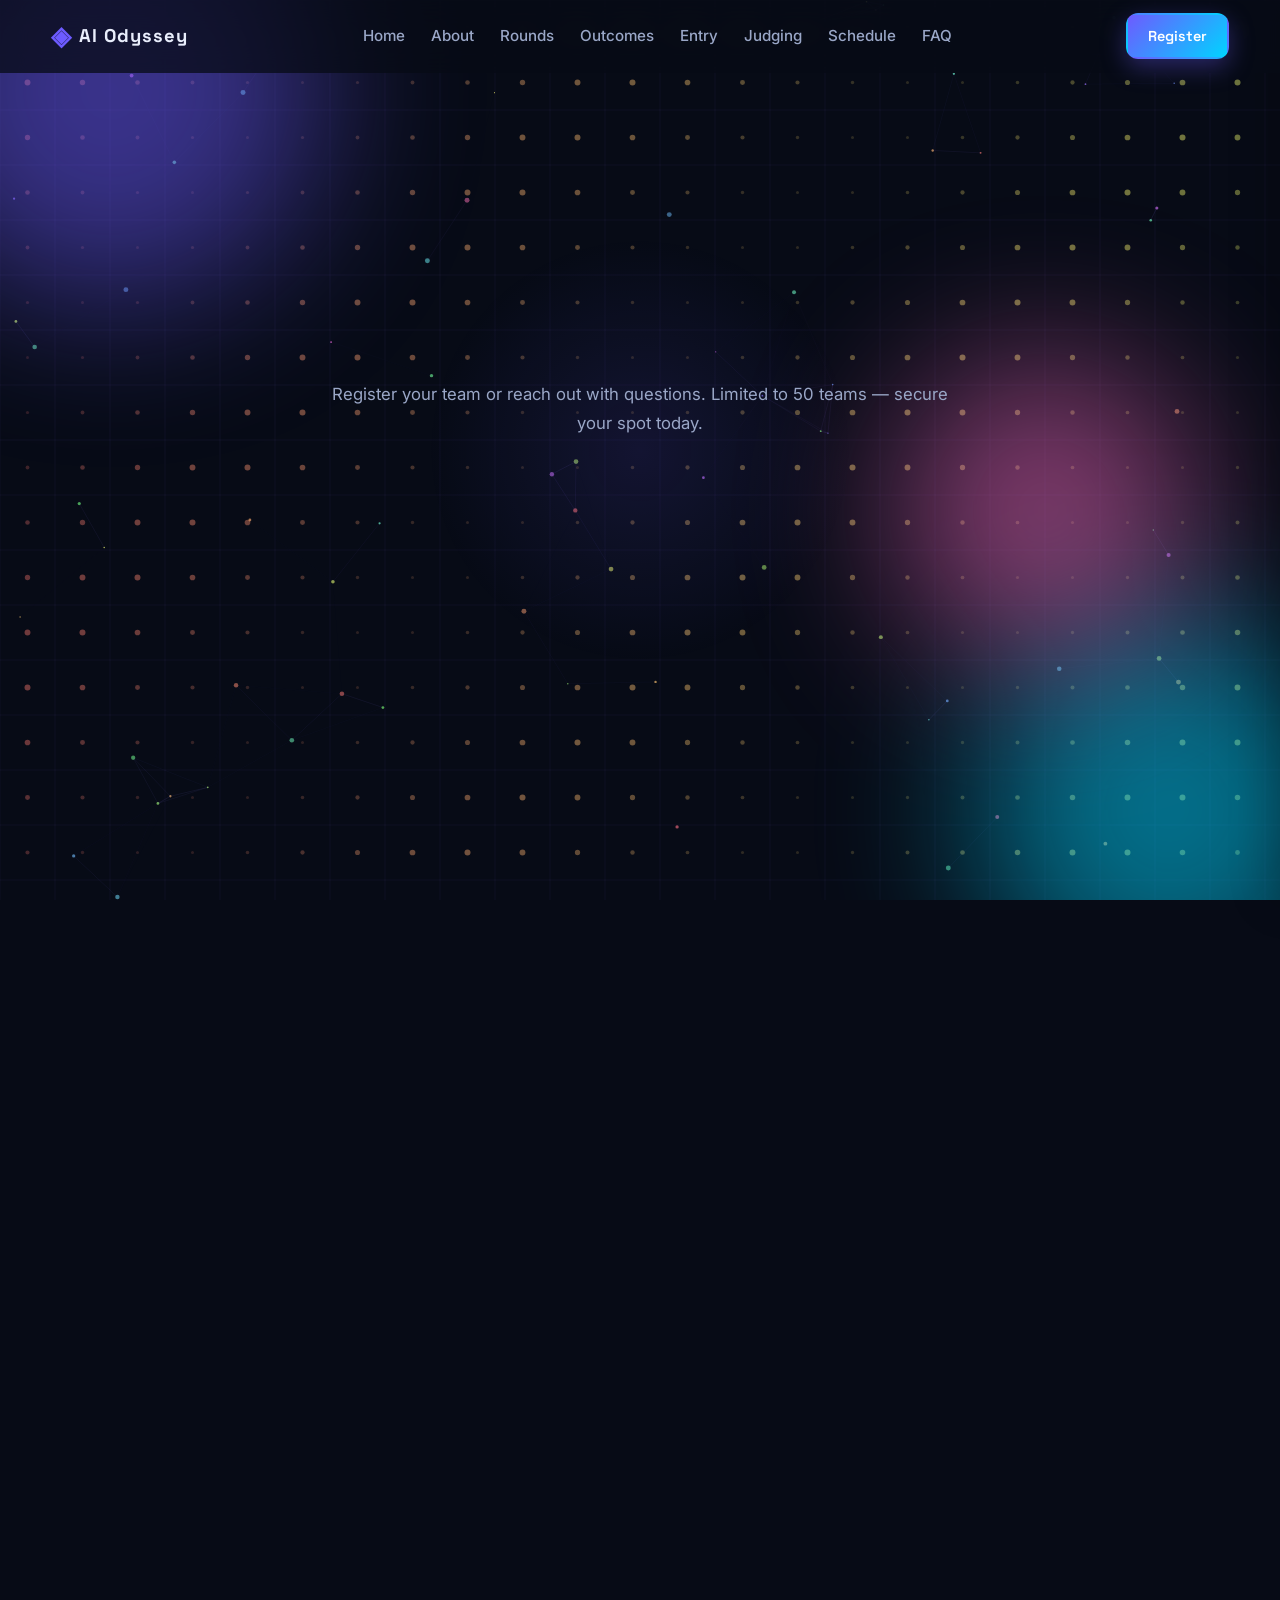
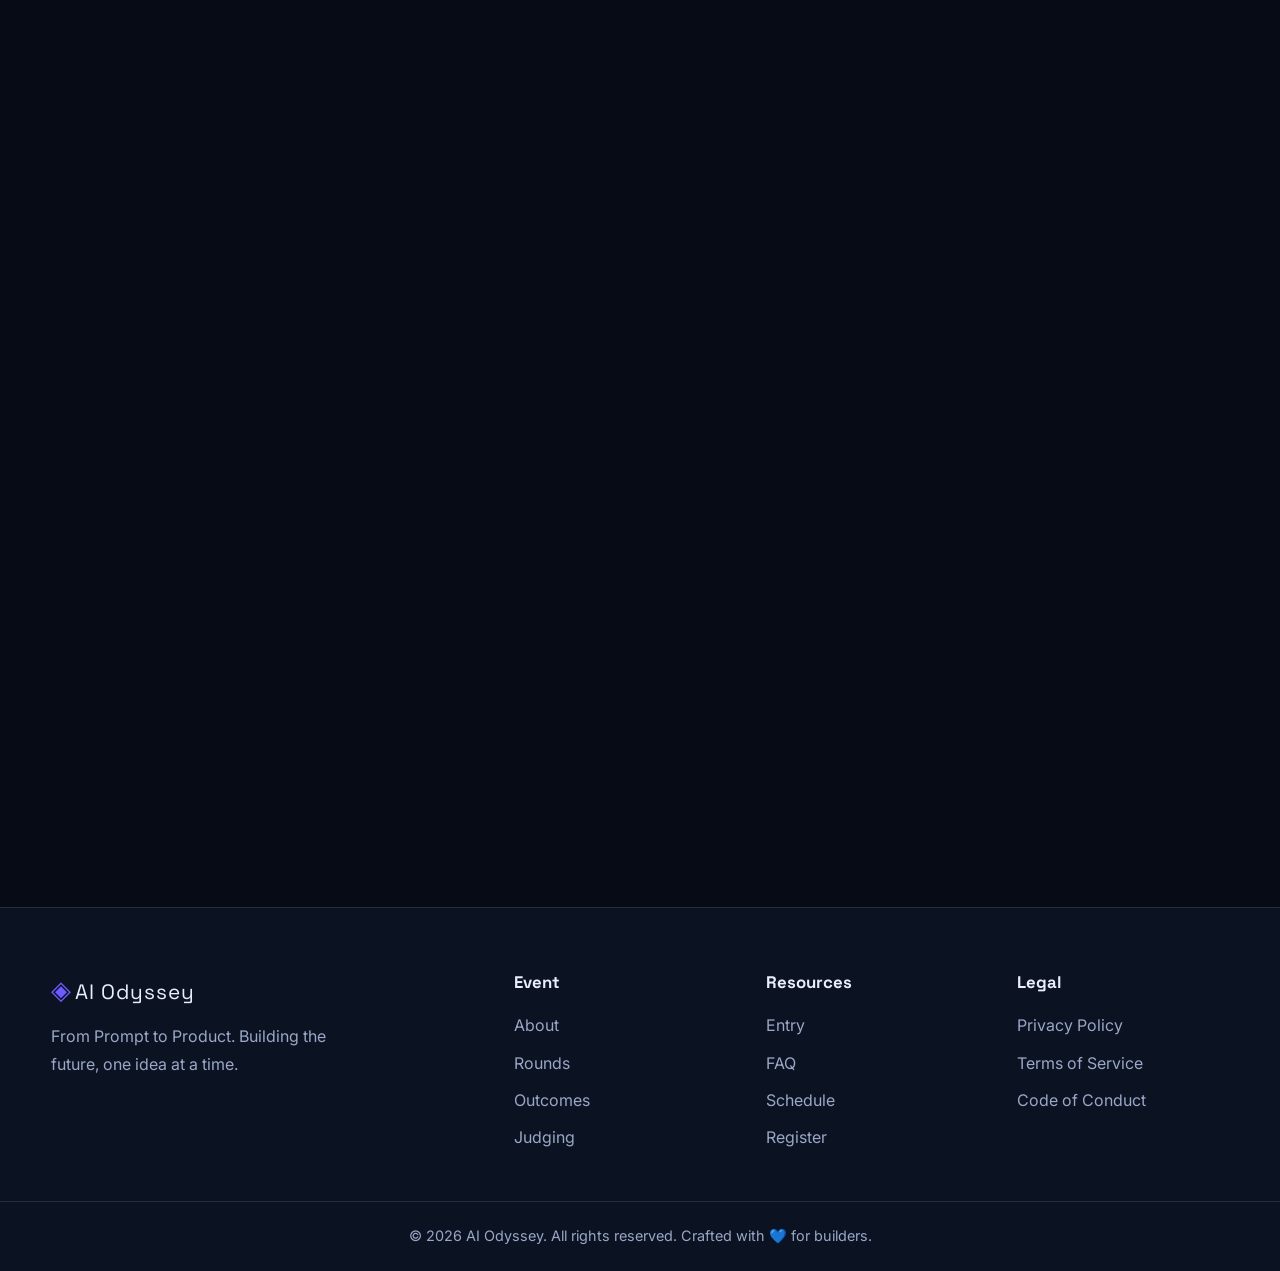
<file: register.html>
<!DOCTYPE html>
<html lang="en" data-theme="dark">
<head>
  <meta charset="UTF-8" />
  <meta name="viewport" content="width=device-width, initial-scale=1.0" />
  <link rel="icon" type="image/svg+xml" href="favicon.svg" />
  <link rel="icon" href="data:image/svg+xml,<svg xmlns='http://www.w3.org/2000/svg' viewBox='0 0 64 64'><rect width='64' height='64' rx='14' fill='%230f172a'/><text x='32' y='44' font-family='Arial,sans-serif' font-size='38' font-weight='700' fill='url(%23grad)' text-anchor='middle'>◈</text><defs><linearGradient id='grad' x1='0%' y1='0%' x2='100%' y2='100%'><stop offset='0%' stop-color='%236d5bff'/><stop offset='100%' stop-color='%2300d4ff'/></linearGradient></defs></svg>" />
  <title>◈ AI Odyssey 2026 — From Prompt to Product</title>
  <meta name="description" content="Register your team for AI Odyssey 2026 — An AI Workflow Championship." />
  <link rel="preconnect" href="https://fonts.googleapis.com" />
  <link rel="preconnect" href="https://fonts.gstatic.com" crossorigin />
  <link href="https://fonts.googleapis.com/css2?family=Space+Grotesk:wght@400;500;600;700&family=Inter:wght@300;400;500;600;700&family=Great+Vibes&display=swap" rel="stylesheet" />
  <link rel="stylesheet" href="css/style.css" />
  <link rel="stylesheet" href="css/animations.css" />
</head>
<body>

  <!-- ===== BACKGROUND EFFECTS ===== -->
  <div class="bg-effects">
    <canvas id="grid-canvas" class="grid-canvas"></canvas>
    <canvas id="particles-canvas" class="particles-canvas"></canvas>
    <div class="glow-orb glow-orb-1"></div>
    <div class="glow-orb glow-orb-2"></div>
    <div class="glow-orb glow-orb-3"></div>
    <div class="mouse-glow" id="mouse-glow"></div>
  </div>

  <!-- ===== NAVIGATION ===== -->
  <header class="navbar" id="navbar">
    <nav class="nav-container">
      <a href="index.html" class="logo">
        <span class="logo-icon">◈</span>
        <span class="logo-text">AI&nbsp;Odyssey</span>
      </a>
      <ul class="nav-links" id="nav-links">
        <li><a href="index.html#home" class="nav-link">Home</a></li>
        <li><a href="index.html#about" class="nav-link">About</a></li>
        <li><a href="index.html#rounds" class="nav-link">Rounds</a></li>
        <li><a href="index.html#outcomes" class="nav-link">Outcomes</a></li>
        <li><a href="index.html#entry" class="nav-link">Entry</a></li>
        <li><a href="index.html#judging" class="nav-link">Judging</a></li>
        <li><a href="index.html#schedule" class="nav-link">Schedule</a></li>
        <li><a href="index.html#faq" class="nav-link">FAQ</a></li>
      </ul>
      <div class="nav-actions">
        <a href="register.html" class="btn btn-primary btn-sm nav-register">Register</a>
        <button class="hamburger" id="hamburger" aria-label="Menu">
          <span></span><span></span><span></span>
        </button>
      </div>
    </nav>
  </header>

  <!-- ===== MOBILE NAVIGATION ===== -->
  <div class="mobile-menu" id="mobile-menu">
    <ul class="mobile-links">
      <li><a href="index.html#home" class="mobile-link">Home</a></li>
      <li><a href="index.html#about" class="mobile-link">About</a></li>
      <li><a href="index.html#rounds" class="mobile-link">Rounds</a></li>
      <li><a href="index.html#outcomes" class="mobile-link">Outcomes</a></li>
      <li><a href="index.html#entry" class="mobile-link">Entry</a></li>
      <li><a href="index.html#judging" class="mobile-link">Judging</a></li>
      <li><a href="index.html#schedule" class="mobile-link">Schedule</a></li>
      <li><a href="index.html#faq" class="mobile-link">FAQ</a></li>
      <li><a href="register.html" class="mobile-link">Register</a></li>
    </ul>
  </div>

<!-- ===== REGISTER PAGE HEADER ===== -->
  <section class="section register-hero" style="padding-bottom:0;">
    <div class="container" style="text-align:center;">
      <div class="hero-present reveal">
        <div class="present-inner">
          <span class="present-spark">✦</span>
          <span class="present-line"></span>
          <span class="present-brand">
            <span class="present-name">Technitix</span>
            <span class="present-label">Proudly Presents</span>
          </span>
          <span class="present-line"></span>
          <span class="present-spark">✦</span>
        </div>
      </div>
      <h1 class="hero-title reveal" style="margin-bottom:10px;">
        <span class="title-line">AI</span>
        <span class="title-line gradient-text">ODYSSEY</span>
      </h1>
      <p class="hero-tagline reveal" style="margin-bottom:8px;">Team Registration</p>
      <p class="section-sub" style="color:var(--text-2);max-width:640px;margin:0 auto 28px;">
        Register your team or reach out with questions. Limited to 50 teams — secure your spot today.
      </p>
      <div class="hero-cta reveal" style="justify-content:center;">
        <a href="index.html" class="btn btn-outline btn-lg">← Back to Home</a>
      </div>
    </div>
  </section>

<!-- ===== REGISTRATION FORM ===== -->
  <section class="section page-register" style="padding-top:0;">
    <div class="container">
      <div class="reg-wrap reveal">
        <div class="reg-form-col">
          <form class="contact-form reg-form" id="contact-form" enctype="multipart/form-data">
            <h3 class="reg-col-title">Team Registration</h3>
            <p class="reg-col-sub">Fields marked <span class="req-star">*</span> are required.</p>

            <!-- Team Information -->
            <div class="reg-section">
              <h4 class="reg-section-title">1 · Team Information</h4>
              <div class="form-row">
                <input type="text" name="team" placeholder="Team Name *" required />
                <input type="tel" name="phone" placeholder="Contact Number *" required />
              </div>
              <div class="form-row">
                <input type="email" name="email" placeholder="Email Address *" required />
              </div>
            </div>

            <!-- Student Entries -->
            <div class="reg-section" id="students-section">
              <h4 class="reg-section-title">2 · Student Details</h4>

              <!-- Student 1 -->
              <div class="student-entry">
                <div class="student-head"><span class="student-badge">Student 1</span><span class="student-lead">Team Lead</span></div>
                <div class="form-row">
                  <input type="text" name="s1_name" placeholder="Student Name *" required />
                  <input type="text" name="s1_year" placeholder="Year (II / III) *" required />
                </div>
                <div class="form-row">
                  <input type="text" name="s1_dept" placeholder="Department *" required />
                  <input type="text" name="s1_regno" placeholder="Register Number *" required />
                </div>
              </div>

              <!-- Student 2 -->
              <div class="student-entry">
                <div class="student-head"><span class="student-badge">Student 2</span></div>
                <div class="form-row">
                  <input type="text" name="s2_name" placeholder="Student Name *" required />
                  <input type="text" name="s2_year" placeholder="Year (II / III) *" required />
                </div>
                <div class="form-row">
                  <input type="text" name="s2_dept" placeholder="Department *" required />
                  <input type="text" name="s2_regno" placeholder="Register Number *" required />
                </div>
              </div>

              <!-- Student 3 (Optional) -->
              <div class="student-entry student-optional">
                <div class="student-head"><span class="student-badge">Student 3</span><span class="student-lead">Optional</span></div>
                <div class="form-row">
                  <input type="text" name="s3_name" placeholder="Student Name (optional)" />
                  <input type="text" name="s3_year" placeholder="Year (II / III)" />
                </div>
                <div class="form-row">
                  <input type="text" name="s3_dept" placeholder="Department" />
                  <input type="text" name="s3_regno" placeholder="Register Number" />
                </div>
              </div>
            </div>

            <!-- Payment Scanner -->
            <div class="reg-section">
              <h4 class="reg-section-title">3 · Payment Scanner</h4>
              <div class="scanner-box">
                <div class="scanner-placeholder">
                  <span class="scanner-icon">📱</span>
                  <p class="scanner-text">Scan to Pay</p>
                  <p class="scanner-sub">Fee: ₹120 / team</p>
                  <p class="scanner-note">QR code will be added here.</p>
                </div>
              </div>
            </div>

            <!-- Payment Screenshot Upload -->
            <div class="reg-section">
              <h4 class="reg-section-title">4 · Payment Proof</h4>
              <div class="upload-dropzone" id="upload-dropzone">
                <input type="file" id="payment-proof" name="payment-proof" accept="image/*" />
                <div class="upload-content" id="upload-content">
                  <span class="upload-icon">☁️</span>
                  <p class="upload-main">Click to upload payment screenshot</p>
                  <p class="upload-sub">PNG, JPG up to 5MB</p>
                </div>
                <div class="upload-preview" id="upload-preview" hidden>
                  <img id="preview-img" alt="Payment screenshot preview" />
                  <button type="button" class="upload-remove" id="upload-remove" aria-label="Remove image">✕</button>
                </div>
              </div>
            </div>

            <button type="submit" class="btn btn-primary btn-block">Submit Registration</button>
            <p class="form-note" id="form-note"></p>
          </form>
        </div>

        <!-- Sidebar -->
        <aside class="reg-info-col">
<div class="contact-info">
            <h3>Contact Us</h3>
            <p class="contact-line">👩‍🏫 <strong>Staff Coordinators</strong></p>
            <p class="contact-line">Ms. Rithika P — AP/IT&amp;AIDS</p>
            <p class="contact-line">📞 <a href="tel:+916374100311">6374100311</a></p>
            <p class="contact-line">Mr. Sanjivgandhi H — AP/IT&amp;AIDS</p>
            <p class="contact-line">📞 <a href="tel:+919080920915">9080920915</a></p>
            <p class="contact-line">👨‍🎓 <strong>Student Coordinators</strong></p>
            <p class="contact-line">Mr. Padmanathan L — III IT</p>
            <p class="contact-line">📞 <a href="tel:+919025870231">9025870231</a></p>
            <p class="contact-line">Mr. Priyan P — III IT</p>
            <p class="contact-line">📞 <a href="tel:+919787357298">9787357298</a></p>
          </div>
          <div class="eligibility-box" style="margin-top:24px;">
            <h3>Entry Snapshot</h3>
            <ul>
              <li><span class="why-check">✓</span> 2 – 3 Students per team</li>
              <li><span class="why-check">✓</span> II & III Year Students</li>
              <li><span class="why-check">✓</span> ₹120 per team</li>
              <li><span class="why-check">✓</span> 50 Teams max</li>
              <li><span class="why-check">✓</span> 150 Participants total</li>
            </ul>
          </div>
          <div class="socials">
            <a href="#" class="social-btn" aria-label="Twitter">𝕏</a>
            <a href="#" class="social-btn" aria-label="LinkedIn">in</a>
            <a href="#" class="social-btn" aria-label="GitHub">gh</a>
            <a href="#" class="social-btn" aria-label="Instagram">ig</a>
          </div>
        </aside>
      </div>
    </div>
  </section>

  <!-- ===== FOOTER ===== -->
  <footer class="footer">
    <div class="container footer-grid">
      <div class="footer-brand">
        <span class="logo-icon">◈</span>
        <span class="logo-text">AI&nbsp;Odyssey</span>
        <p>From Prompt to Product. Building the future, one idea at a time.</p>
      </div>
      <div class="footer-col">
        <h4>Event</h4>
        <a href="index.html#about">About</a>
        <a href="index.html#rounds">Rounds</a>
        <a href="index.html#outcomes">Outcomes</a>
        <a href="index.html#judging">Judging</a>
      </div>
      <div class="footer-col">
        <h4>Resources</h4>
        <a href="index.html#entry">Entry</a>
        <a href="index.html#faq">FAQ</a>
        <a href="index.html#schedule">Schedule</a>
        <a href="register.html">Register</a>
      </div>
      <div class="footer-col">
        <h4>Legal</h4>
        <a href="#">Privacy Policy</a>
        <a href="#">Terms of Service</a>
        <a href="#">Code of Conduct</a>
      </div>
    </div>
    <div class="footer-bottom">
      <p>© 2026 AI Odyssey. All rights reserved. Crafted with 💙 for builders.</p>
    </div>
  </footer>

  <script src="js/effects.js"></script>
  <script src="js/register.js"></script>
</body>
</html>
</file>
<file: css/style.css>
/* ============================================================
   AI Odyssey 2026 — Main Stylesheet
   ============================================================ */

:root {
  --bg: #f4f6fb;
  --bg-2: #ffffff;
  --surface: #ffffff;
  --surface-2: #eef1f8;
  --text: #0f172a;
  --text-2: #475569;
  --border: rgba(15, 23, 42, 0.12);
  --shadow: 0 10px 40px rgba(15, 23, 42, 0.08);
  --primary: #6d5bff;
  --primary-2: #00d4ff;
  --accent: #ff6ec7;
  --gradient: linear-gradient(135deg, #6d5bff 0%, #00d4ff 100%);
  --gradient-text: linear-gradient(135deg, #6d5bff, #00d4ff, #ff6ec7);
  --nav-bg: rgba(244, 246, 251, 0.75);
  --glass: rgba(255, 255, 255, 0.6);
  --grid-line: rgba(15, 23, 42, 0.06);
  --glow-opacity: 0.35;
}

[data-theme="dark"] {
  --bg: #070b16;
  --bg-2: #0b1222;
  --surface: #0f172a;
  --surface-2: #16213d;
  --text: #e9eefc;
  --text-2: #9aa7c7;
  --border: rgba(233, 238, 252, 0.12);
  --shadow: 0 10px 40px rgba(0, 0, 0, 0.5);
  --nav-bg: rgba(7, 11, 22, 0.75);
  --glass: rgba(15, 23, 42, 0.55);
  --grid-line: rgba(233, 238, 252, 0.05);
  --glow-opacity: 0.5;
}

* { margin: 0; padding: 0; box-sizing: border-box; }

html { scroll-behavior: smooth; }

body {
  font-family: 'Inter', sans-serif;
  background: var(--bg);
  color: var(--text);
  line-height: 1.7;
  overflow-x: hidden;
  transition: background 0.4s ease, color 0.4s ease;
}

body.loading { overflow: hidden; }
body.no-cursor, body.no-cursor * { cursor: none !important; }

h1, h2, h3, h4, .logo-text { font-family: 'Space Grotesk', sans-serif; }

a { color: inherit; text-decoration: none; }
ul { list-style: none; }
img { max-width: 100%; display: block; }

.container { width: min(1200px, 92%); margin: 0 auto; }

.gradient-text {
  background: var(--gradient-text);
  -webkit-background-clip: text;
  background-clip: text;
  -webkit-text-fill-color: transparent;
  color: transparent;
}

/* ============================================================
   BUTTONS
   ============================================================ */
.btn {
  display: inline-flex;
  align-items: center;
  justify-content: center;
  gap: 8px;
  font-family: 'Space Grotesk', sans-serif;
  font-weight: 600;
  border-radius: 12px;
  border: 2px solid transparent;
  cursor: pointer;
  transition: transform 0.25s ease, box-shadow 0.25s ease, background 0.25s ease, color 0.25s ease;
  position: relative;
  overflow: hidden;
}
.btn:active { transform: scale(0.97); }
.btn-primary {
  background: var(--gradient);
  color: #fff;
  box-shadow: 0 8px 24px rgba(109, 91, 255, 0.35);
}
.btn-primary:hover {
  transform: translateY(-3px);
  box-shadow: 0 14px 34px rgba(109, 91, 255, 0.5);
}
.btn-outline {
  background: transparent;
  color: var(--text);
  border-color: var(--border);
}
.btn-outline:hover {
  border-color: var(--primary);
  color: var(--primary);
  transform: translateY(-3px);
}
.btn-sm { padding: 9px 20px; font-size: 0.9rem; }
.btn-lg { padding: 15px 34px; font-size: 1.05rem; }
.btn-block { width: 100%; padding: 15px; font-size: 1rem; }

/* ============================================================
   LOADING SCREEN
   ============================================================ */
.loading-screen {
  position: fixed;
  inset: 0;
  z-index: 9999;
  background: var(--bg);
  display: flex;
  flex-direction: column;
  align-items: center;
  justify-content: center;
  gap: 24px;
  transition: opacity 0.6s ease, visibility 0.6s ease;
}
.loading-screen.hide { opacity: 0; visibility: hidden; }
.loader-logo { display: flex; align-items: center; gap: 12px; }
.loader-icon {
  font-size: 2.4rem;
  color: var(--primary);
  animation: spin 4s linear infinite;
}
.loader-text {
  font-family: 'Space Grotesk', sans-serif;
  font-size: 2rem;
  font-weight: 700;
  letter-spacing: 2px;
  background: var(--gradient-text);
  -webkit-background-clip: text;
  background-clip: text;
  -webkit-text-fill-color: transparent;
}
.loader-bar {
  width: 220px;
  height: 4px;
  background: var(--surface-2);
  border-radius: 4px;
  overflow: hidden;
}
.loader-progress {
  height: 100%;
  width: 0%;
  background: var(--gradient);
  border-radius: 4px;
  transition: width 0.2s ease;
}
.loader-sub { color: var(--text-2); font-size: 0.9rem; letter-spacing: 1px; }

/* Scroll progress bar */
.scroll-progress {
  position: fixed;
  top: 0; left: 0;
  height: 4px;
  width: 0%;
  background: var(--gradient);
  z-index: 2000;
  box-shadow: 0 0 12px rgba(109, 91, 255, 0.6);
  border-radius: 0 4px 4px 0;
}

/* ============================================================
   UPGRADED LOADING SCREEN
   ============================================================ */
.loading-screen { overflow: hidden; gap: 18px; }
.loader-canvas {
  position: absolute;
  inset: 0;
  width: 100%;
  height: 100%;
  z-index: 0;
}
.loader-rings {
  position: relative;
  width: 130px;
  height: 130px;
  display: flex;
  align-items: center;
  justify-content: center;
  z-index: 1;
}
.loader-ring {
  position: absolute;
  border-radius: 50%;
  border: 2px solid transparent;
}
.ring-1 {
  inset: 0;
  border-top-color: var(--primary);
  border-right-color: var(--primary-2);
  animation: spin 1.6s linear infinite;
}
.ring-2 {
  inset: 14px;
  border-bottom-color: var(--accent);
  border-left-color: var(--primary);
  animation: spin 2.2s linear infinite reverse;
}
.loader-logo-core {
  width: 74px;
  height: 74px;
  border-radius: 50%;
  background: var(--glass);
  border: 1px solid var(--border);
  display: flex;
  align-items: center;
  justify-content: center;
  box-shadow: 0 0 45px rgba(109, 91, 255, 0.55);
  animation: pulseCore 2s ease-in-out infinite;
}
.loader-icon { font-size: 2.2rem; color: var(--primary); animation: spin 4s linear infinite; }
.loading-screen .loader-logo { z-index: 1; }
.loader-pct {
  font-family: 'Space Grotesk', sans-serif;
  font-size: 1.5rem;
  font-weight: 700;
  background: var(--gradient-text);
  -webkit-background-clip: text;
  background-clip: text;
  -webkit-text-fill-color: transparent;
  z-index: 1;
}
.loader-type { color: var(--text-2); }
.loader-cursor { color: var(--primary); animation: blink 0.8s step-end infinite; margin-left: 2px; }

@keyframes pulseCore {
  0%, 100% { box-shadow: 0 0 30px rgba(109,91,255,0.4); transform: scale(1); }
  50% { box-shadow: 0 0 60px rgba(0,212,255,0.7); transform: scale(1.08); }
}
@keyframes blink {
  0%, 100% { opacity: 1; }
  50% { opacity: 0; }
}

/* ============================================================
   CUSTOM CURSOR
   ============================================================ */
.cursor-dot, .cursor-ring {
  position: fixed;
  top: 0; left: 0;
  pointer-events: none;
  z-index: 10000;
  border-radius: 50%;
  transform: translate(-50%, -50%);
  will-change: transform;
}
.cursor-dot {
  width: 8px; height: 8px;
  background: var(--primary);
}
.cursor-ring {
  width: 36px; height: 36px;
  border: 2px solid var(--primary);
  opacity: 0.5;
  transition: width 0.2s ease, height 0.2s ease, border-color 0.2s ease, opacity 0.2s ease;
}
.cursor-ring.hover {
  width: 56px; height: 56px;
  border-color: var(--accent);
  opacity: 0.9;
}
@media (hover: none), (pointer: coarse) {
  .cursor-dot, .cursor-ring { display: none; }
  body.no-cursor, body.no-cursor * { cursor: auto !important; }
}

/* ============================================================
   BACKGROUND EFFECTS
   ============================================================ */
.bg-effects {
  position: fixed;
  inset: 0;
  z-index: -1;
  overflow: hidden;
  pointer-events: none;
}
.grid-canvas, .particles-canvas {
  position: absolute;
  inset: 0;
  width: 100%;
  height: 100%;
}
.glow-orb {
  position: absolute;
  border-radius: 50%;
  filter: blur(80px);
  opacity: var(--glow-opacity);
  animation: floatOrb 12s ease-in-out infinite;
}
.glow-orb-1 { width: 420px; height: 420px; background: #6d5bff; top: -120px; left: -100px; }
.glow-orb-2 { width: 380px; height: 380px; background: #00d4ff; bottom: -100px; right: -80px; animation-delay: -4s; }
.glow-orb-3 { width: 300px; height: 300px; background: #ff6ec7; top: 40%; left: 70%; animation-delay: -8s; }
.mouse-glow {
  position: absolute;
  width: 500px; height: 500px;
  border-radius: 50%;
  background: radial-gradient(circle, rgba(109, 91, 255, 0.12), transparent 60%);
  transform: translate(-50%, -50%);
  transition: left 0.15s ease-out, top 0.15s ease-out;
  will-change: left, top;
}

/* ============================================================
   NAVIGATION
   ============================================================ */
.navbar {
  position: fixed;
  top: 0; left: 0; right: 0;
  z-index: 1000;
  background: var(--nav-bg);
  backdrop-filter: blur(14px);
  -webkit-backdrop-filter: blur(14px);
  border-bottom: 1px solid transparent;
  transition: background 0.3s ease, border-color 0.3s ease, box-shadow 0.3s ease;
}
.navbar.scrolled {
  box-shadow: var(--shadow);
  border-bottom-color: var(--border);
}
.nav-container {
  width: min(1200px, 92%);
  margin: 0 auto;
  display: flex;
  align-items: center;
  justify-content: space-between;
  height: 72px;
}
.logo { display: flex; align-items: center; gap: 8px; font-weight: 700; }
.logo-icon {
  font-size: 1.6rem;
  color: var(--primary);
  animation: spin 8s linear infinite;
}
.logo-text { font-size: 1.15rem; letter-spacing: 1px; }
.nav-links { display: flex; gap: 26px; }
.nav-link {
  font-size: 0.95rem;
  font-weight: 500;
  color: var(--text-2);
  position: relative;
  padding: 4px 0;
  transition: color 0.25s ease;
}
.nav-link::after {
  content: '';
  position: absolute;
  bottom: 0; left: 0;
  width: 0; height: 2px;
  background: var(--gradient);
  border-radius: 2px;
  transition: width 0.25s ease;
}
.nav-link:hover, .nav-link.active { color: var(--text); }
.nav-link:hover::after, .nav-link.active::after { width: 100%; }
.nav-actions { display: flex; align-items: center; gap: 14px; }
.theme-toggle {
  width: 42px; height: 42px;
  border-radius: 50%;
  border: 1px solid var(--border);
  background: var(--surface);
  color: var(--text);
  font-size: 1.1rem;
  cursor: pointer;
  display: flex;
  align-items: center;
  justify-content: center;
  transition: transform 0.3s ease, background 0.3s ease;
}
.theme-toggle:hover { transform: rotate(20deg); }
.theme-icon-moon { display: none; }
[data-theme="dark"] .theme-icon-sun { display: none; }
[data-theme="dark"] .theme-icon-moon { display: inline; }
.hamburger {
  display: none;
  flex-direction: column;
  gap: 5px;
  background: none;
  border: none;
  cursor: pointer;
  padding: 6px;
}
.hamburger span {
  width: 26px; height: 2.5px;
  background: var(--text);
  border-radius: 2px;
  transition: transform 0.3s ease, opacity 0.3s ease;
}
.hamburger.open span:nth-child(1) { transform: translateY(7.5px) rotate(45deg); }
.hamburger.open span:nth-child(2) { opacity: 0; }
.hamburger.open span:nth-child(3) { transform: translateY(-7.5px) rotate(-45deg); }

/* Mobile menu */
.mobile-menu {
  position: fixed;
  top: 0; right: 0;
  width: min(320px, 80vw);
  height: 100vh;
  background: var(--surface);
  z-index: 999;
  padding: 100px 34px;
  transform: translateX(100%);
  transition: transform 0.4s cubic-bezier(0.77, 0, 0.175, 1);
  box-shadow: -10px 0 40px rgba(0,0,0,0.2);
}
.mobile-menu.open { transform: translateX(0); }
.mobile-links { display: flex; flex-direction: column; gap: 22px; }
.mobile-link {
  font-family: 'Space Grotesk', sans-serif;
  font-size: 1.3rem;
  font-weight: 600;
  color: var(--text-2);
  transition: color 0.3s ease, padding-left 0.3s ease;
}
.mobile-link:hover { color: var(--primary); padding-left: 8px; }

/* ============================================================
   HERO
   ============================================================ */
.hero {
  position: relative;
  min-height: 100vh;
  display: flex;
  align-items: center;
  justify-content: center;
  overflow: hidden;
  padding: 120px 0 80px;
}
.hero-bg { position: absolute; inset: 0; z-index: -1; }
.hero-grid {
  position: absolute;
  inset: 0;
  background-image:
    linear-gradient(var(--grid-line) 1px, transparent 1px),
    linear-gradient(90deg, var(--grid-line) 1px, transparent 1px);
  background-size: 60px 60px;
  mask-image: radial-gradient(ellipse at center, black 30%, transparent 75%);
  -webkit-mask-image: radial-gradient(ellipse at center, black 30%, transparent 75%);
}
.hero-content {
  text-align: center;
  max-width: 860px;
  padding: 0 20px;
  position: relative;
  z-index: 2;
}
.hero-badge {
  display: inline-block;
  padding: 8px 20px;
  border-radius: 40px;
  border: 1px solid var(--border);
  background: var(--glass);
  font-size: 0.9rem;
  font-weight: 600;
  letter-spacing: 1px;
  margin-bottom: 28px;
  backdrop-filter: blur(8px);
}

/* Technitix presents — premium typographic intro */
.hero-present {
  display: flex;
  justify-content: center;
  align-items: center;
  margin-bottom: 20px;
}
.present-inner {
  display: flex;
  align-items: center;
  gap: 16px;
  flex-wrap: wrap;
  justify-content: center;
}
.present-spark {
  color: var(--accent);
  font-size: 1.3rem;
  animation: spin 6s linear infinite;
  text-shadow: 0 0 12px rgba(255, 110, 199, 0.7);
}
.present-line {
  width: 70px;
  height: 2px;
  background: linear-gradient(90deg, transparent, var(--primary), transparent);
  border-radius: 2px;
  position: relative;
  overflow: hidden;
}
.present-line::after {
  content: '';
  position: absolute;
  top: 0; left: -100%;
  width: 100%; height: 100%;
  background: linear-gradient(90deg, transparent, #fff, transparent);
  animation: sheen 2.5s ease-in-out infinite;
}
.present-brand {
  display: flex;
  flex-direction: column;
  align-items: center;
  line-height: 1.15;
}
.present-name {
  font-family: 'Great Vibes', cursive;
  font-size: clamp(2.2rem, 5vw, 3.2rem);
  background: linear-gradient(120deg, var(--primary), var(--primary-2), var(--accent));
  -webkit-background-clip: text;
  background-clip: text;
  -webkit-text-fill-color: transparent;
  filter: drop-shadow(0 4px 18px rgba(109, 91, 255, 0.45));
  animation: titleGlow 3s ease-in-out infinite;
}
.present-label {
  font-family: 'Space Grotesk', sans-serif;
  font-size: 0.85rem;
  font-weight: 600;
  letter-spacing: 4px;
  text-transform: uppercase;
  color: var(--text-2);
  margin-top: 2px;
}
@keyframes sheen {
  0% { left: -100%; }
  100% { left: 100%; }
}
@keyframes titleGlow {
  0%, 100% { filter: drop-shadow(0 4px 14px rgba(109, 91, 255, 0.4)); }
  50% { filter: drop-shadow(0 6px 26px rgba(0, 212, 255, 0.7)); }
}
.hero-title {
  font-size: clamp(3.5rem, 10vw, 7rem);
  font-weight: 700;
  line-height: 1;
  letter-spacing: 2px;
  margin-bottom: 24px;
}
.title-line { display: block; }
.hero-tagline {
  font-size: clamp(1.2rem, 3vw, 1.6rem);
  font-weight: 600;
  color: var(--text);
  margin-bottom: 8px;
}
.hero-motto {
  font-size: clamp(1rem, 2.4vw, 1.25rem);
  color: var(--text-2);
  max-width: 640px;
  margin: 0 auto 40px;
}
.hero-countdown {
  display: flex;
  justify-content: center;
  align-items: center;
  gap: 12px;
  margin-bottom: 36px;
}
.cd-box {
  background: var(--glass);
  border: 1px solid var(--border);
  border-radius: 16px;
  padding: 18px 22px;
  min-width: 92px;
  backdrop-filter: blur(8px);
  box-shadow: var(--shadow);
}
.cd-num {
  display: block;
  font-family: 'Space Grotesk', sans-serif;
  font-size: 2.4rem;
  font-weight: 700;
  background: var(--gradient-text);
  -webkit-background-clip: text;
  background-clip: text;
  -webkit-text-fill-color: transparent;
}
.cd-label { font-size: 0.8rem; color: var(--text-2); letter-spacing: 1px; }
.cd-sep { font-size: 2rem; font-weight: 700; color: var(--text-2); }
.hero-meta {
  display: flex;
  justify-content: center;
  flex-wrap: wrap;
  gap: 24px;
  margin-bottom: 40px;
  color: var(--text-2);
  font-size: 1rem;
}
.meta-item { display: inline-flex; align-items: center; gap: 8px; }
.hero-cta { display: flex; justify-content: center; gap: 18px; flex-wrap: wrap; }

/* Hero video background */
.hero-video {
  position: absolute;
  inset: 0;
  width: 100%;
  height: 100%;
  object-fit: cover;
  opacity: 0;
  transition: opacity 1.2s ease;
}
.hero-video.ready { opacity: 0.45; }
.hero-video-overlay {
  position: absolute;
  inset: 0;
  background: linear-gradient(180deg,
    rgba(7, 11, 22, 0.55) 0%,
    rgba(7, 11, 22, 0.35) 50%,
    var(--bg) 100%);
}
[data-theme="light"] .hero-video-overlay {
  background: linear-gradient(180deg,
    rgba(244, 246, 251, 0.6) 0%,
    rgba(244, 246, 251, 0.4) 50%,
    var(--bg) 100%);
}

/* ============================================================
   HERO
   ============================================================ */
.hero-floating { position: absolute; inset: 0; z-index: 1; pointer-events: none; }
.float-orb {
  position: absolute;
  font-size: 2rem;
  color: var(--primary);
  opacity: 0.5;
  animation: floaty 6s ease-in-out infinite;
}
.orb-1 { top: 18%; left: 12%; }
.orb-2 { top: 30%; right: 14%; animation-delay: -1s; color: var(--accent); }
.orb-3 { bottom: 26%; left: 18%; animation-delay: -2s; color: var(--primary-2); }
.orb-4 { bottom: 30%; right: 20%; animation-delay: -3s; }
.orb-5 { top: 55%; left: 45%; animation-delay: -4s; color: var(--accent); }

/* AI chips */
.ai-chip {
  position: absolute;
  padding: 8px 16px;
  border-radius: 40px;
  font-family: 'Space Grotesk', sans-serif;
  font-size: 0.85rem;
  font-weight: 600;
  color: var(--text);
  background: var(--glass);
  border: 1px solid var(--border);
  backdrop-filter: blur(8px);
  box-shadow: 0 6px 20px rgba(109,91,255,0.25);
  animation: floaty 8s ease-in-out infinite;
}
.chip-1 { top: 22%; right: 10%; animation-delay: -1s; }
.chip-2 { top: 60%; left: 6%; animation-delay: -2s; }
.chip-3 { bottom: 20%; left: 24%; animation-delay: -3s; border-color: var(--primary-2); }
.chip-4 { bottom: 34%; right: 8%; animation-delay: -4s; border-color: var(--accent); }
.chip-5 { top: 12%; left: 22%; animation-delay: -5s; }

/* Hero parallax layers */
.hero-bg,
.hero-floating {
  will-change: transform;
}

/* Gradient border helper */
.gradient-border {
  position: relative;
  background-clip: padding-box;
  border: 1px solid transparent;
}
.gradient-border::before {
  content: '';
  position: absolute;
  inset: -1px;
  z-index: -1;
  border-radius: 40px;
  background: linear-gradient(135deg, var(--primary), var(--primary-2), var(--accent));
  background-size: 300% 300%;
  animation: gradShift 6s ease infinite;
}
@keyframes gradShift {
  0%, 100% { background-position: 0% 50%; }
  50% { background-position: 100% 50%; }
}

/* Scroll indicator */
.scroll-indicator {
  position: absolute;
  bottom: 34px; left: 50%;
  transform: translateX(-50%);
  display: flex;
  flex-direction: column;
  align-items: center;
  gap: 8px;
  color: var(--text-2);
  z-index: 2;
}
.mouse {
  width: 26px; height: 42px;
  border: 2px solid var(--text-2);
  border-radius: 16px;
  display: flex;
  justify-content: center;
  padding-top: 7px;
}
.wheel {
  width: 4px; height: 8px;
  background: var(--primary);
  border-radius: 4px;
  animation: wheel 1.6s ease infinite;
}
.scroll-text { font-size: 0.75rem; letter-spacing: 2px; }

/* Countdown box glow pulse */
.cd-box { position: relative; overflow: hidden; }
.cd-box::after {
  content: '';
  position: absolute;
  inset: 0;
  background: radial-gradient(circle at 50% 0%, rgba(0,212,255,0.22), transparent 65%);
  opacity: 0;
  animation: cdGlow 2.4s ease-in-out infinite;
  pointer-events: none;
}
@keyframes cdGlow {
  0%, 100% { opacity: 0; }
  50% { opacity: 1; }
}

/* ============================================================
   SECTIONS (shared)
   ============================================================ */
.section { padding: 110px 0; position: relative; }
.section-head { text-align: center; max-width: 720px; margin: 0 auto 60px; }
.section-tag {
  display: inline-block;
  font-size: 0.85rem;
  font-weight: 600;
  letter-spacing: 3px;
  text-transform: uppercase;
  color: var(--primary);
  margin-bottom: 14px;
}
.section-title { font-size: clamp(2rem, 5vw, 3rem); font-weight: 700; margin-bottom: 16px; }
.section-sub { color: var(--text-2); font-size: 1.05rem; }

/* ============================================================
   CARD BASE
   ============================================================ */
.objective-item, .round-card, .entry-card, .judge-card,
.outcome-item, .req-card, .person-card, .faq-item {
  background: var(--surface);
  border: 1px solid var(--border);
  border-radius: 18px;
  box-shadow: var(--shadow);
}

/* ============================================================
   ABOUT
   ============================================================ */
.about-grid {
  display: grid;
  grid-template-columns: 1.2fr 1fr;
  gap: 50px;
  align-items: center;
}
.about-text p { color: var(--text-2); margin-bottom: 16px; }
.about-stats {
  display: grid;
  grid-template-columns: 1fr 1fr;
  gap: 20px;
}
.stat-card {
  background: var(--surface);
  border: 1px solid var(--border);
  border-radius: 18px;
  box-shadow: var(--shadow);
  padding: 30px 24px;
  text-align: center;
  transition: transform 0.3s ease, box-shadow 0.3s ease;
}
.stat-card:hover { transform: translateY(-6px); box-shadow: 0 16px 40px rgba(109,91,255,0.2); }
.stat-num {
  display: block;
  font-family: 'Space Grotesk', sans-serif;
  font-size: 3rem;
  font-weight: 700;
  background: var(--gradient-text);
  -webkit-background-clip: text;
  background-clip: text;
  -webkit-text-fill-color: transparent;
}
.stat-label { color: var(--text-2); font-size: 0.95rem; }

/* ============================================================
   OBJECTIVES
   ============================================================ */
.objectives-grid {
  display: grid;
  grid-template-columns: repeat(2, 1fr);
  gap: 20px;
}
.objective-item {
  display: flex;
  align-items: flex-start;
  gap: 18px;
  padding: 24px;
  transition: transform 0.3s ease, box-shadow 0.3s ease, border-color 0.3s ease;
}
.objective-item:hover { transform: translateY(-5px); box-shadow: 0 16px 40px rgba(109,91,255,0.2); border-color: var(--primary); }
.objective-num {
  font-family: 'Space Grotesk', sans-serif;
  font-size: 1.6rem;
  font-weight: 700;
  background: var(--gradient-text);
  -webkit-background-clip: text;
  background-clip: text;
  -webkit-text-fill-color: transparent;
  flex-shrink: 0;
  line-height: 1.2;
}
.objective-item p { color: var(--text-2); }

/* ============================================================
   UNIQUE
   ============================================================ */
.unique-box {
  background: var(--surface);
  border: 1px solid var(--border);
  border-radius: 24px;
  padding: 50px;
  text-align: center;
  box-shadow: var(--shadow);
  position: relative;
  overflow: hidden;
}
.unique-box::before {
  content: '';
  position: absolute;
  top: -60px; right: -60px;
  width: 200px; height: 200px;
  background: radial-gradient(circle, rgba(109,91,255,0.25), transparent 70%);
  border-radius: 50%;
}
.unique-box p { color: var(--text-2); font-size: 1.1rem; max-width: 900px; margin: 0 auto; }

/* ============================================================
   ROUNDS
   ============================================================ */
.rounds-grid {
  display: grid;
  grid-template-columns: repeat(2, 1fr);
  gap: 26px;
}
.round-card {
  padding: 34px;
  position: relative;
  overflow: hidden;
  transition: transform 0.35s ease, box-shadow 0.35s ease;
}
.round-card::before {
  content: '';
  position: absolute;
  top: 0; left: 0;
  width: 100%; height: 4px;
  background: var(--gradient);
  opacity: 0;
  transition: opacity 0.35s ease;
}
.round-card:hover { transform: translateY(-8px) scale(1.01); box-shadow: 0 20px 50px rgba(109,91,255,0.25); }
.round-card:hover::before { opacity: 1; }
.round-icon { font-size: 2.6rem; margin-bottom: 14px; }
.round-num {
  display: inline-block;
  font-size: 0.8rem;
  font-weight: 700;
  letter-spacing: 1px;
  color: var(--primary);
  background: rgba(109,91,255,0.12);
  padding: 4px 14px;
  border-radius: 30px;
  margin-bottom: 12px;
}
.round-card h3 { font-size: 1.4rem; margin-bottom: 10px; }
.round-card p { color: var(--text-2); margin-bottom: 18px; }
.round-skills { display: flex; flex-wrap: wrap; gap: 8px; }
.skill-tag {
  font-size: 0.75rem;
  font-weight: 600;
  color: var(--text-2);
  background: var(--surface-2);
  border: 1px solid var(--border);
  padding: 5px 12px;
  border-radius: 30px;
  transition: all 0.25s ease;
}
.skill-tag:hover { color: var(--primary); border-color: var(--primary); }

/* ============================================================
   OUTCOMES
   ============================================================ */
.outcomes-grid {
  display: grid;
  grid-template-columns: repeat(2, 1fr);
  gap: 18px;
}
.outcome-item {
  display: flex;
  align-items: flex-start;
  gap: 14px;
  padding: 20px 24px;
  transition: transform 0.3s ease, box-shadow 0.3s ease;
}
.outcome-item:hover { transform: translateX(6px); box-shadow: 0 14px 34px rgba(109,91,255,0.18); }
.outcome-check {
  color: #fff;
  background: var(--gradient);
  width: 24px; height: 24px;
  border-radius: 50%;
  display: inline-flex;
  align-items: center;
  justify-content: center;
  font-size: 0.8rem;
  flex-shrink: 0;
}
.outcome-item p { color: var(--text-2); }

/* ============================================================
   ENTRY DETAILS
   ============================================================ */
.entry-grid {
  display: grid;
  grid-template-columns: repeat(5, 1fr);
  gap: 20px;
}
.entry-card {
  padding: 28px 20px;
  text-align: center;
  transition: transform 0.3s ease, box-shadow 0.3s ease;
}
.entry-card:hover { transform: translateY(-6px); box-shadow: 0 16px 40px rgba(109,91,255,0.2); }
.entry-icon { font-size: 2.2rem; display: block; margin-bottom: 12px; }
.entry-label { display: block; font-size: 0.8rem; color: var(--text-2); margin-bottom: 6px; }
.entry-value { font-family: 'Space Grotesk', sans-serif; font-weight: 600; font-size: 1.1rem; }
.eligibility-box {
  margin-top: 40px;
  background: var(--surface);
  border: 1px solid var(--border);
  border-radius: 18px;
  padding: 30px;
  box-shadow: var(--shadow);
}
.eligibility-box h3 { font-size: 1.3rem; margin-bottom: 16px; }
.eligibility-box li {
  display: flex;
  align-items: center;
  gap: 10px;
  color: var(--text-2);
  margin-bottom: 10px;
}
.why-check {
  color: #fff;
  background: var(--gradient);
  width: 22px; height: 22px;
  border-radius: 50%;
  display: inline-flex;
  align-items: center;
  justify-content: center;
  font-size: 0.75rem;
  flex-shrink: 0;
}

/* ============================================================
   JUDGING
   ============================================================ */
.judging-grid {
  display: grid;
  grid-template-columns: repeat(3, 1fr);
  gap: 22px;
}
.judge-card {
  padding: 26px;
  transition: transform 0.3s ease, box-shadow 0.3s ease;
}
.judge-card:hover { transform: translateY(-5px); box-shadow: 0 16px 40px rgba(109,91,255,0.2); }
.judge-bar-wrap {
  height: 10px;
  background: var(--surface-2);
  border-radius: 10px;
  overflow: hidden;
  margin-bottom: 16px;
}
.judge-bar {
  height: 100%;
  width: 0;
  background: var(--gradient);
  border-radius: 10px;
  transition: width 1.2s ease;
}
.judge-card.reveal.visible .judge-bar { width: var(--w); }
.judge-name { font-family: 'Space Grotesk', sans-serif; font-weight: 600; font-size: 1.05rem; }
.judge-marks { font-family: 'Space Grotesk', sans-serif; font-size: 1.8rem; font-weight: 700; color: var(--primary); }
.judge-total { font-size: 0.85rem; color: var(--text-2); }
.judge-total-card {
  grid-column: 1 / -1;
  background: var(--gradient);
  color: #fff;
  border-radius: 18px;
  padding: 30px;
  text-align: center;
  box-shadow: 0 16px 40px rgba(109,91,255,0.4);
}
.judge-total-label { display: block; font-size: 0.9rem; opacity: 0.9; }
.judge-total-value { display: block; font-family: 'Space Grotesk', sans-serif; font-size: 3rem; font-weight: 700; }
.judge-total-unit { font-size: 0.9rem; opacity: 0.9; }

/* ============================================================
   SCHEDULE
   ============================================================ */
.schedule-list { display: flex; flex-direction: column; gap: 16px; }
.schedule-row {
  display: flex;
  align-items: flex-start;
  gap: 16px;
  padding: 14px;
  border-radius: 12px;
  background: var(--surface-2);
  transition: transform 0.3s ease, background 0.3s ease;
}
.schedule-row:hover { transform: translateX(6px); background: var(--border); }
.sched-time {
  font-family: 'Space Grotesk', sans-serif;
  font-weight: 700;
  color: var(--primary);
  min-width: 110px;
  flex-shrink: 0;
}
.sched-title { font-weight: 600; }
.sched-desc { color: var(--text-2); font-size: 0.9rem; }

/* ============================================================
   REQUIREMENTS
   ============================================================ */
.req-grid {
  display: grid;
  grid-template-columns: 1fr 1fr;
  gap: 26px;
}
.req-card {
  padding: 34px;
  transition: transform 0.3s ease, box-shadow 0.3s ease;
}
.req-card:hover { transform: translateY(-6px); box-shadow: 0 16px 40px rgba(109,91,255,0.2); }
.req-card h3 { font-size: 1.3rem; margin-bottom: 20px; }
.req-card li {
  display: flex;
  align-items: center;
  gap: 10px;
  color: var(--text-2);
  padding: 10px 0;
  border-bottom: 1px dashed var(--border);
}
.req-card li::before { content: '▸'; color: var(--primary); font-weight: 700; }
.req-card li:last-child { border-bottom: none; }
.req-note { margin-top: 18px; font-size: 0.85rem; color: var(--primary); font-style: italic; }

/* ============================================================
   COORDINATORS
   ============================================================ */
.people-grid {
  display: grid;
  grid-template-columns: repeat(2, 1fr);
  gap: 24px;
  max-width: 700px;
  margin: 0 auto;
}
.person-card {
  padding: 30px 24px;
  text-align: center;
  transition: transform 0.35s ease, box-shadow 0.35s ease;
}
.person-card:hover { transform: translateY(-8px); box-shadow: 0 18px 44px rgba(109,91,255,0.22); }
.person-avatar {
  width: 90px; height: 90px;
  border-radius: 50%;
  margin: 0 auto 16px;
  background: var(--gradient);
  display: flex;
  align-items: center;
  justify-content: center;
  font-family: 'Space Grotesk', sans-serif;
  font-size: 2rem;
  font-weight: 700;
  color: #fff;
  box-shadow: 0 8px 24px rgba(109,91,255,0.3);
}
.person-name { font-size: 1.15rem; font-weight: 600; }
.person-role { color: var(--primary); font-size: 0.9rem; font-weight: 600; margin-bottom: 6px; }
.person-desc { color: var(--text-2); font-size: 0.88rem; }

/* ============================================================
   RANK HIERARCHY — ORGANIZATIONAL PYRAMID
   Coordinators arranged as a 3-level hierarchy with polaroid
   portraits that flip to reveal a personal quote on hover.
   ============================================================ */
.rank-hierarchy {
  position: relative;
  max-width: 1000px;
  min-height: 1220px;
  margin: 0 auto;
}
/* Connecting trunk lines */
.rank-lines {
  position: absolute;
  inset: 0;
  width: 100%;
  height: 100%;
  z-index: 0;
  pointer-events: none;
}
.rank-draw path {
  fill: none;
  stroke: url(#rankGrad);
  stroke-width: 2.5;
  stroke-dasharray: 7 8;
  stroke-linecap: round;
opacity: 0.7;
  animation: rankDash 14s linear infinite;
}
@keyframes rankDash {
  to { stroke-dashoffset: -300; }
}

/* Network junction nodes at connection points */
.rank-nodes circle {
  fill: var(--surface);
  stroke: url(#rankGrad);
  stroke-width: 2.5;
  transform-box: fill-box;
  transform-origin: center;
  animation: nodePulse 2.4s ease-in-out infinite;
}
.rank-nodes circle:nth-child(2) { animation-delay: -0.4s; }
.rank-nodes circle:nth-child(3) { animation-delay: -0.8s; }
.rank-nodes circle:nth-child(4) { animation-delay: -1.2s; }
.rank-nodes circle:nth-child(5) { animation-delay: -1.6s; }
@keyframes nodePulse {
  0%, 100% { transform: scale(1); opacity: 1; }
  50% { transform: scale(2); opacity: 0.5; }
}

/* Level rows — absolutely positioned so SVG lines align exactly with cards */
.rank-level {
  position: absolute;
  left: 0;
  right: 0;
  display: flex;
  justify-content: center;
  align-items: flex-start;
  gap: 80px;
  z-index: 1;
}
.rank-level-1 { top: 20px; }
.rank-level-2 { top: 420px; }
.rank-level-3 { top: 820px; }

/* Hierarchy card */
.hierarchy-card {
  position: relative;
  width: 230px;
  text-align: center;
  padding: 18px 16px 20px;
  background: var(--surface);
  border: 1px solid var(--border);
  border-radius: 18px;
  box-shadow: var(--shadow);
  transition: transform 0.35s ease, box-shadow 0.35s ease, border-color 0.35s ease;
}
.hierarchy-card:hover {
  transform: translateY(-10px);
  box-shadow: 0 20px 50px rgba(109, 91, 255, 0.3);
  border-color: var(--primary);
}
.hierarchy-hod {
  width: 260px;
  background: linear-gradient(160deg, var(--surface), rgba(109, 91, 255, 0.08));
  border: 1px solid rgba(109, 91, 255, 0.4);
  box-shadow: 0 16px 44px rgba(109, 91, 255, 0.35);
}

/* Rank badge pill */
.rank-badge {
  display: inline-block;
  font-family: 'Space Grotesk', sans-serif;
  font-size: 0.72rem;
  font-weight: 700;
  letter-spacing: 1.5px;
  text-transform: uppercase;
  padding: 4px 14px;
  border-radius: 30px;
  margin-bottom: 14px;
  color: #fff;
}
.badge-1 { background: linear-gradient(135deg, #ff6ec7, #6d5bff); box-shadow: 0 4px 14px rgba(255,110,199,0.4); }
.badge-2 { background: linear-gradient(135deg, #00d4ff, #6d5bff); box-shadow: 0 4px 14px rgba(0,212,255,0.35); }
.badge-3 { background: linear-gradient(135deg, #6d5bff, #00d4ff); box-shadow: 0 4px 14px rgba(109,91,255,0.35); }

/* Polaroid photo holder (rectangular, not round) */
.polaroid {
  position: relative;
  width: 160px;
  height: 180px;
  margin: 0 auto 14px;
  transform-style: preserve-3d;
  perspective: 700px;
  cursor: pointer;
}
.photo-front,
.photo-back {
  position: absolute;
  inset: 0;
  border-radius: 10px;
  backface-visibility: hidden;
  -webkit-backface-visibility: hidden;
  display: flex;
  align-items: center;
  justify-content: center;
  overflow: hidden;
  box-shadow: 0 8px 24px rgba(109, 91, 255, 0.2);
  transition: transform 0.7s cubic-bezier(0.4, 0.2, 0.2, 1);
}
/* Front face looks like a white polaroid photo */
.polaroid-photo {
  background: #ffffff;
  transform: rotateY(0deg);
  border: 2px solid #e5e7eb;
  flex-direction: column;
  gap: 6px;
  padding: 8px;
}
/* Quote back face */
.polaroid-quote {
  background: linear-gradient(160deg, var(--primary), var(--primary-2), var(--accent));
  transform: rotateY(180deg);
  flex-direction: column;
  gap: 8px;
  padding: 14px;
}
.photo-initials {
  font-family: 'Space Grotesk', sans-serif;
  font-size: 2.6rem;
  font-weight: 700;
  color: rgba(109, 91, 255, 0.4);
}
.polaroid-photo img {
  position: absolute;
  inset: 0;
  width: 100%;
  height: 100%;
  object-fit: cover;
  opacity: 0;
  transition: opacity 0.4s ease;
}
.polaroid-photo img.loaded { opacity: 1; }
.polaroid-photo img.loaded ~ .photo-initials { display: none; }

/* Force leadership images visible */
.rank-hierarchy .polaroid-photo img {
  opacity: 1 !important;
}

/* Quote typography */
.quote-mark {
  font-family: 'Great Vibes', cursive;
  font-size: 2rem;
  color: #fff;
  line-height: 0.6;
  opacity: 0.9;
}
.polaroid-quote p {
  font-family: 'Space Grotesk', sans-serif;
  font-size: 0.72rem;
  font-weight: 600;
  line-height: 1.5;
  color: #fff;
  text-align: center;
  text-shadow: 0 1px 6px rgba(0,0,0,0.25);
}

/* Flip on hover */
.hierarchy-card:hover .polaroid-photo { transform: rotateY(180deg); }
.hierarchy-card:hover .polaroid-quote { transform: rotateY(0deg); }

/* Caption below the polaroid */
.polaroid-caption {
  padding-top: 4px;
}
.rank-stars {
  display: block;
  color: #ffb400;
  font-size: 1.05rem;
  letter-spacing: 3px;
  margin-bottom: 6px;
  text-shadow: 0 0 10px rgba(255,180,0,0.5);
}
.rank-name {
  display: block;
  font-family: 'Space Grotesk', sans-serif;
  font-size: 1.05rem;
  font-weight: 700;
  color: var(--text);
}
.rank-role {
  display: block;
  font-size: 0.78rem;
  color: var(--text-2);
  margin-top: 3px;
}

@media (max-width: 700px) {
  .rank-hierarchy {
    --rh-scale: 0.33;
    zoom: var(--rh-scale);
    transform-origin: top center;
  }
  .rank-lines { display: block; }
  .rank-level {
    position: absolute;
    left: 0;
    right: 0;
    display: flex;
    justify-content: center;
    z-index: 1;
  }
  .rank-level-1 { top: 20px; }
  .rank-level-2 { top: 420px; }
  .rank-level-3 { top: 820px; }
  .hierarchy-card, .hierarchy-hod {
    width: 230px;
    padding: 18px 16px 20px;
    border-radius: 18px;
  }
  .hierarchy-hod {
    width: 260px;
  }
  .polaroid {
    width: 160px;
    height: 180px;
    margin: 0 auto 14px;
  }
  .rank-badge {
    font-size: 0.72rem;
    padding: 4px 14px;
    margin-bottom: 14px;
  }
  .rank-name {
    font-size: 1.05rem;
  }
  .rank-role {
    font-size: 0.78rem;
  }
  .rank-stars {
    font-size: 1.05rem;
    margin-bottom: 6px;
  }
  .photo-initials {
    font-size: 2.6rem;
  }
  .polaroid-quote p {
    font-size: 0.72rem;
    line-height: 1.5;
  }
  .quote-mark {
    font-size: 2rem;
  }
  .polaroid-photo {
    padding: 8px;
  }
  .polaroid-photo img {
    border-radius: 10px;
  }
  .polaroid-caption {
    padding-top: 4px;
  }
}

/* ============================================================
   REGISTER CTA
   ============================================================ */
.register-cta {
  background: var(--bg-2);
}
.register-cta-box {
  max-width: 760px;
  margin: 0 auto;
  text-align: center;
  background: var(--surface);
  border: 1px solid var(--border);
  border-radius: 24px;
  padding: 60px 40px;
  box-shadow: var(--shadow);
  position: relative;
  overflow: hidden;
}
.register-cta-box::before {
  content: '';
  position: absolute;
  top: -80px; left: 50%;
  transform: translateX(-50%);
  width: 320px; height: 320px;
  background: radial-gradient(circle, rgba(109,91,255,0.25), transparent 70%);
  border-radius: 50%;
  pointer-events: none;
}
.register-cta-box .section-title { margin-bottom: 14px; }
.register-cta-sub {
  color: var(--text-2);
  font-size: 1.05rem;
  max-width: 560px;
  margin: 0 auto 32px;
}
.register-cta-box .btn { position: relative; z-index: 1; }

/* ============================================================
   FAQ
   ============================================================ */
.faq-list { max-width: 760px; margin: 0 auto; display: flex; flex-direction: column; gap: 16px; }
.faq-item {
  overflow: hidden;
  transition: border-color 0.3s ease;
}
.faq-item.open { border-color: var(--primary); }
.faq-question {
  width: 100%;
  padding: 22px 26px;
  background: none;
  border: none;
  color: var(--text);
  font-family: 'Space Grotesk', sans-serif;
  font-size: 1.05rem;
  font-weight: 600;
  text-align: left;
  cursor: pointer;
  display: flex;
  justify-content: space-between;
  align-items: center;
  gap: 16px;
}
.faq-icon { font-size: 1.4rem; color: var(--primary); transition: transform 0.3s ease; flex-shrink: 0; }
.faq-item.open .faq-icon { transform: rotate(45deg); }
.faq-answer {
  max-height: 0;
  overflow: hidden;
  transition: max-height 0.4s ease;
}
.faq-answer p { padding: 0 26px 24px; color: var(--text-2); }

/* ============================================================
   CONTACT
   ============================================================ */
.contact-grid {
  display: grid;
  grid-template-columns: 1.3fr 1fr;
  gap: 40px;
  align-items: start;
}
.contact-form, .contact-info {
  background: var(--surface);
  border: 1px solid var(--border);
  border-radius: 20px;
  padding: 36px;
  box-shadow: var(--shadow);
}
.form-row { display: grid; grid-template-columns: 1fr 1fr; gap: 16px; margin-bottom: 16px; }
.contact-form input, .contact-form textarea {
  width: 100%;
  padding: 14px 16px;
  border-radius: 12px;
  border: 1px solid var(--border);
  background: var(--surface-2);
  color: var(--text);
  font-family: 'Inter', sans-serif;
  font-size: 0.95rem;
  transition: border-color 0.3s ease, box-shadow 0.3s ease;
}
.contact-form textarea { resize: vertical; margin-bottom: 16px; }
.contact-form input:focus, .contact-form textarea:focus {
  outline: none;
  border-color: var(--primary);
  box-shadow: 0 0 0 3px rgba(109,91,255,0.15);
}
.form-note { margin-top: 14px; font-size: 0.9rem; color: var(--primary); min-height: 20px; }
.contact-info h3 { font-size: 1.4rem; margin-bottom: 20px; }
.contact-line { color: var(--text-2); margin-bottom: 14px; display: flex; align-items: center; gap: 10px; }
.contact-line a { color: var(--text); transition: color 0.3s ease; }
.contact-line a:hover { color: var(--primary); }
.socials { display: flex; gap: 12px; margin-top: 24px; }
.social-btn {
  width: 46px; height: 46px;
  border-radius: 12px;
  border: 1px solid var(--border);
  background: var(--surface-2);
  display: flex;
  align-items: center;
  justify-content: center;
  font-weight: 700;
  color: var(--text);
  transition: all 0.3s ease;
}
.social-btn:hover { background: var(--gradient); color: #fff; border-color: transparent; transform: translateY(-4px); }

/* ============================================================
   FOOTER
   ============================================================ */
.footer {
  background: var(--bg-2);
  border-top: 1px solid var(--border);
  padding: 60px 0 0;
  margin-top: 40px;
}
.footer-grid {
  display: grid;
  grid-template-columns: 2fr 1fr 1fr 1fr;
  gap: 40px;
  padding-bottom: 40px;
}
.footer-brand .logo-text { font-size: 1.3rem; }
.footer-brand p { color: var(--text-2); margin-top: 12px; max-width: 280px; }
.footer-col h4 { font-size: 1.05rem; margin-bottom: 16px; }
.footer-col a { display: block; color: var(--text-2); margin-bottom: 10px; transition: color 0.3s ease, padding-left 0.3s ease; }
.footer-col a:hover { color: var(--primary); padding-left: 6px; }
.footer-bottom {
  border-top: 1px solid var(--border);
  padding: 22px 0;
  text-align: center;
  color: var(--text-2);
  font-size: 0.9rem;
}

/* ============================================================
   SCROLL TOP
   ============================================================ */
.scroll-top {
  position: fixed;
  bottom: 28px; right: 28px;
  width: 50px; height: 50px;
  border-radius: 50%;
  border: none;
  background: var(--gradient);
  color: #fff;
  font-size: 1.3rem;
  cursor: pointer;
  box-shadow: 0 8px 24px rgba(109,91,255,0.4);
  opacity: 0;
  visibility: hidden;
  transform: translateY(20px);
  transition: all 0.35s ease;
  z-index: 900;
}
.scroll-top.show { opacity: 1; visibility: visible; transform: translateY(0); }
.scroll-top:hover { transform: translateY(-4px); }

/* ============================================================
   MARQUEE TICKER
   ============================================================ */
.ticker {
  position: relative;
  overflow: hidden;
  background: var(--gradient);
  padding: 14px 0;
  box-shadow: 0 6px 24px rgba(109,91,255,0.35);
  transform: rotate(-1deg);
  margin: -24px 0 0;
}
.ticker-track {
  display: flex;
  gap: 48px;
  width: max-content;
  animation: ticker 30s linear infinite;
}
.ticker-item {
  font-family: 'Space Grotesk', sans-serif;
  font-size: 1rem;
  font-weight: 600;
  color: #fff;
  white-space: nowrap;
  letter-spacing: 0.5px;
}
@keyframes ticker {
  0% { transform: translateX(0); }
  100% { transform: translateX(-50%); }
}

/* ============================================================
   BUTTON SHIMMER
   ============================================================ */
.btn-primary::after {
  content: '';
  position: absolute;
  top: 0; left: -80%;
  width: 50%;
  height: 100%;
  background: linear-gradient(90deg, transparent, rgba(255,255,255,0.4), transparent);
  transform: skewX(-20deg);
  animation: shimmer 3.2s ease-in-out infinite;
}
@keyframes shimmer {
  0% { left: -80%; }
  60%, 100% { left: 130%; }
}

/* ============================================================
   COUNTDOWN GLOW PULSE
   ============================================================ */
.cd-box { animation: cdPulse 2.4s ease-in-out infinite; }
.cd-box:nth-child(2) { animation-delay: 0.3s; }
.cd-box:nth-child(4) { animation-delay: 0.6s; }
.cd-box:nth-child(6) { animation-delay: 0.9s; }
.cd-box:nth-child(8) { animation-delay: 1.2s; }
@keyframes cdPulse {
  0%, 100% { box-shadow: var(--shadow); }
  50% { box-shadow: 0 0 24px rgba(109,91,255,0.35); }
}

/* ============================================================
   GLOBAL INTERACTIONS & MICRO-ANIMATIONS
   ============================================================ */
* {
  transition: background-color 0.3s ease, border-color 0.3s ease, box-shadow 0.3s ease;
}

a, button, .btn {
  transition: all 0.3s cubic-bezier(0.4, 0, 0.2, 1);
}

/* Smooth reveal animations */
.reveal {
  opacity: 0;
  transform: translateY(40px);
  transition: opacity 0.8s cubic-bezier(0.4, 0, 0.2, 1),
              transform 0.8s cubic-bezier(0.4, 0, 0.2, 1);
}

.reveal.visible {
  opacity: 1;
  transform: translateY(0);
}

/* Staggered reveal delays */
.reveal:nth-child(1) { transition-delay: 0.05s; }
.reveal:nth-child(2) { transition-delay: 0.1s; }
.reveal:nth-child(3) { transition-delay: 0.15s; }
.reveal:nth-child(4) { transition-delay: 0.2s; }
.reveal:nth-child(5) { transition-delay: 0.25s; }
.reveal:nth-child(6) { transition-delay: 0.3s; }

/* Card hover lift effect */
.round-card, .stat-card, .entry-card, .judge-card,
.outcome-item, .req-card, .person-card, .hierarchy-card,
.faq-item, .objective-item {
  transition: transform 0.4s cubic-bezier(0.4, 0, 0.2, 1),
              box-shadow 0.4s cubic-bezier(0.4, 0, 0.2, 1),
              border-color 0.3s ease;
}

.round-card:hover, .stat-card:hover, .entry-card:hover, .judge-card:hover,
.outcome-item:hover, .req-card:hover, .person-card:hover, .hierarchy-card:hover {
  transform: translateY(-8px) scale(1.01);
  box-shadow: 0 24px 48px rgba(109, 91, 255, 0.2);
}

/* Button ripple effect */
.btn {
  position: relative;
  overflow: hidden;
}

.btn::after {
  content: '';
  position: absolute;
  top: 50%;
  left: 50%;
  width: 0;
  height: 0;
  border-radius: 50%;
  background: rgba(255, 255, 255, 0.2);
  transform: translate(-50%, -50%);
  transition: width 0.6s ease, height 0.6s ease;
}

.btn:active::after {
  width: 300px;
  height: 300px;
}

/* Nav link underline animation */
.nav-link {
  position: relative;
}

.nav-link::before {
  content: '';
  position: absolute;
  bottom: -2px;
  left: 0;
  width: 0;
  height: 2px;
  background: var(--gradient);
  border-radius: 2px;
  transition: width 0.3s cubic-bezier(0.4, 0, 0.2, 1);
}

.nav-link:hover::before,
.nav-link.active::before {
  width: 100%;
}

/* Section heading animation */
.section-head {
  opacity: 0;
  transform: translateY(30px);
  transition: opacity 0.8s ease, transform 0.8s ease;
}

.section-head.visible {
  opacity: 1;
  transform: translateY(0);
}

/* Smooth image hover */
.polaroid-photo img {
  transition: transform 0.6s cubic-bezier(0.4, 0, 0.2, 1),
              opacity 0.4s ease;
}

.polaroid:hover .polaroid-photo img {
  transform: scale(1.05);
}

/* Skill tags interaction */
.skill-tag {
  transition: all 0.3s cubic-bezier(0.4, 0, 0.2, 1);
  cursor: default;
}

.skill-tag:hover {
  transform: translateY(-2px) scale(1.05);
  box-shadow: 0 4px 12px rgba(109, 91, 255, 0.2);
}

/* Floating animation enhancement */
@keyframes floaty {
  0%, 100% { transform: translateY(0px) rotate(0deg); }
  25% { transform: translateY(-15px) rotate(2deg); }
  50% { transform: translateY(-8px) rotate(-1deg); }
  75% { transform: translateY(-20px) rotate(1deg); }
}

/* Pulse animation for interactive elements */
@keyframes pulse {
  0%, 100% { transform: scale(1); }
  50% { transform: scale(1.05); }
}

/* Glow effect on hover */
.glow-hover {
  position: relative;
}

.glow-hover::before {
  content: '';
  position: absolute;
  inset: -2px;
  border-radius: inherit;
  background: var(--gradient);
  opacity: 0;
  z-index: -1;
  transition: opacity 0.3s ease;
  filter: blur(8px);
}

.glow-hover:hover::before {
  opacity: 0.4;
}

/* ============================================================
   ENHANCED RESPONSIVE DESIGN
   ============================================================ */
@media (max-width: 1024px) {
  .container { width: min(960px, 94%); }
  .entry-grid { grid-template-columns: repeat(3, 1fr); }
  .footer-grid { grid-template-columns: 1fr 1fr; }
  .rounds-grid { gap: 20px; }
  .objectives-grid { gap: 16px; }
}

@media (max-width: 900px) {
  .nav-links, .nav-register { display: none; }
  .hamburger { display: flex; }
  .about-grid, .contact-grid, .req-grid { grid-template-columns: 1fr; }
  .container { width: min(100%, 94%); }
  .section { padding: 80px 0; }
  .hero-countdown { gap: 8px; }
  .cd-box { min-width: 80px; padding: 16px 14px; }
  .cd-num { font-size: 2rem; }
}

@media (max-width: 768px) {
  .section { padding: 70px 0; }
  .section-title { font-size: clamp(1.6rem, 5vw, 2.2rem); }
  .hero-title { font-size: clamp(2.5rem, 8vw, 4rem); }
  .hero-tagline { font-size: 1.1rem; }
  .hero-motto { font-size: 0.95rem; }
  .btn-lg { padding: 12px 28px; font-size: 0.95rem; }
  .rounds-grid { grid-template-columns: 1fr; }
  .objectives-grid { grid-template-columns: 1fr; }
  .outcomes-grid { grid-template-columns: 1fr; }
  .entry-grid { grid-template-columns: repeat(2, 1fr); }
  .judging-grid { grid-template-columns: 1fr; }
  .people-grid { grid-template-columns: 1fr; }
  .hero-countdown { flex-wrap: wrap; }
  .hero-meta { flex-direction: column; gap: 12px; }
  .hero-cta { flex-direction: column; align-items: center; }
  .about-stats { grid-template-columns: 1fr 1fr; }
  .stat-card { padding: 20px 16px; }
  .stat-num { font-size: 2.2rem; }
}

@media (max-width: 640px) {
  .section { padding: 60px 0; }
  .section-head { margin-bottom: 40px; }
  .objectives-grid, .outcomes-grid, .rounds-grid { grid-template-columns: 1fr; }
  .entry-grid, .judging-grid { grid-template-columns: 1fr; }
  .people-grid { grid-template-columns: 1fr; }
  .hero-countdown { gap: 6px; }
  .cd-box { min-width: 70px; padding: 14px 12px; }
  .cd-num { font-size: 1.8rem; }
  .cd-label { font-size: 0.7rem; }
  .form-row { grid-template-columns: 1fr; }
  .footer-grid { grid-template-columns: 1fr; gap: 30px; }
  .hero-meta { gap: 14px; }
  .sched-time { min-width: 90px; }
  .ai-chip { display: none; }
  .float-orb { font-size: 1.5rem; }
  .container { width: min(100%, 95%); }
  .btn-lg { padding: 14px 24px; font-size: 0.9rem; }
  .hero-present { margin-bottom: 16px; }
  .present-name { font-size: 2rem; }
  .present-label { font-size: 0.7rem; letter-spacing: 2px; }
}

@media (max-width: 480px) {
  .section { padding: 50px 0; }
  .hero { padding: 100px 0 60px; }
  .hero-title { font-size: 2rem; }
  .hero-tagline { font-size: 1rem; }
  .hero-countdown { gap: 4px; }
  .cd-box { min-width: 60px; padding: 10px 8px; }
  .cd-num { font-size: 1.4rem; }
  .cd-sep { font-size: 1.4rem; }
  .btn-sm { padding: 8px 16px; font-size: 0.85rem; }
  .btn-lg { padding: 12px 20px; font-size: 0.85rem; }
  .about-stats { grid-template-columns: 1fr; }
  .stat-num { font-size: 2rem; }
  .entry-grid { grid-template-columns: 1fr; }
  .round-card { padding: 24px; }
  .objective-item { padding: 18px; }
  .section-title { font-size: 1.6rem; }
  .nav-container { height: 64px; }
  .hero-meta { font-size: 0.9rem; }
  .schedule-row { flex-direction: column; gap: 8px; }
  .sched-time { min-width: auto; }
  .contact-form { padding: 24px; }
  .footer-grid { gap: 24px; }
}

/* ============================================================
   ENHANCED MOBILE RESPONSIVENESS
   ============================================================ */
@media (max-width: 768px) {
  .hero-content { padding: 0 16px; }
  .hero-title { letter-spacing: 1px; }
  .hero-floating { display: none; }
  .nav-container { padding: 0 16px; }
  .container { padding: 0 16px; }
  .round-card, .stat-card, .entry-card, .judge-card,
  .objective-item, .outcome-item, .req-card, .person-card,
  .hierarchy-card, .faq-item {
    margin-bottom: 16px;
  }
  .btn {
    min-height: 48px;
    min-width: 48px;
  }
  .schedule-row {
    padding: 16px;
    flex-direction: column;
    gap: 8px;
  }
  .sched-time {
    min-width: auto;
    font-size: 0.9rem;
  }
  .contact-form input,
  .contact-form textarea {
    font-size: 16px; /* Prevents zoom on iOS */
    padding: 14px 16px;
  }
  .ticker-item {
    font-size: 0.85rem;
    padding: 0 20px;
  }
  .footer-col a {
    padding: 8px 0;
    display: block;
  }
  .scroll-top {
    bottom: 20px;
    right: 20px;
    width: 44px;
    height: 44px;
  }
}

@media (max-width: 640px) {
  .hero { padding: 100px 0 50px; }
  .hero-countdown {
    gap: 8px;
    margin-bottom: 24px;
  }
  .cd-box {
    min-width: 65px;
    padding: 12px 10px;
    border-radius: 12px;
  }
  .cd-num { font-size: 1.6rem; }
  .cd-label { font-size: 0.7rem; }
  .cd-sep { font-size: 1.4rem; }
  .hero-cta {
    flex-direction: column;
    gap: 12px;
    width: 100%;
  }
  .hero-cta .btn {
    width: 100%;
    justify-content: center;
  }
  .section-head {
    margin-bottom: 36px;
  }
  .section-title {
    font-size: 1.8rem;
  }
  .stat-card {
    padding: 20px 16px;
  }
  .stat-num {
    font-size: 2.2rem;
  }
  .entry-card {
    padding: 20px 16px;
  }
  .round-card {
    padding: 24px 20px;
  }
  .objective-item {
    padding: 18px 16px;
    gap: 12px;
  }
  .objective-num {
    font-size: 1.4rem;
  }
  .judge-card {
    padding: 20px;
  }
  .judge-marks {
    font-size: 1.5rem;
  }
  .faq-question {
    padding: 18px 20px;
    font-size: 1rem;
  }
  .contact-form {
    padding: 24px 20px;
  }
  .form-row {
    grid-template-columns: 1fr;
    gap: 12px;
  }
  .mobile-menu {
    width: 85vw;
    max-width: 320px;
  }
  .present-name {
    font-size: 2.2rem;
  }
  .present-label {
    font-size: 0.75rem;
  }
}

@media (max-width: 380px) {
  .hero-title { font-size: 1.8rem; }
  .hero-tagline { font-size: 0.95rem; }
  .cd-box { min-width: 55px; padding: 10px 6px; }
  .cd-num { font-size: 1.3rem; }
  .section-title { font-size: 1.5rem; }
  .btn-lg { padding: 14px 20px; font-size: 0.9rem; }
  .round-card { padding: 20px 16px; }
  .stat-card { padding: 16px 12px; }
  .entry-card { padding: 16px 12px; }
}

/* Tablet portrait */
@media (min-width: 640px) and (max-width: 1024px) {
  .hero-content { max-width: 700px; }
  .rounds-grid { grid-template-columns: repeat(2, 1fr); }
  .entry-grid { grid-template-columns: repeat(3, 1fr); }
  .about-stats { grid-template-columns: repeat(2, 1fr); }
}

/* Large phone / small tablet */
@media (min-width: 480px) and (max-width: 639px) {
  .hero-countdown {
    gap: 10px;
  }
  .cd-box {
    min-width: 75px;
    padding: 14px 12px;
  }
}

/* Ensure images are responsive */
img {
  max-width: 100%;
  height: auto;
}

.polaroid-photo img {
  width: 100%;
  height: 100%;
  object-fit: cover;
}

/* Landscape phone optimization */
@media (max-height: 500px) and (orientation: landscape) {
  .hero {
    min-height: 100vh;
    padding: 60px 0 30px;
  }
  .hero-countdown {
    margin-bottom: 16px;
  }
  .hero-cta {
    margin-bottom: 8px;
  }
  .section {
    padding: 50px 0;
  }
}

/* High DPI screens */
@media (-webkit-min-device-pixel-ratio: 2), (min-resolution: 192dpi) {
  .polaroid-photo img {
    image-rendering: -webkit-optimize-contrast;
  }
}

/* ============================================================
   ENHANCED CARD INTERACTIONS
   ============================================================ */
.round-card {
  position: relative;
  overflow: hidden;
}

.round-card::before {
  content: '';
  position: absolute;
  top: 0;
  left: -100%;
  width: 100%;
  height: 100%;
  background: linear-gradient(90deg, transparent, rgba(109, 91, 255, 0.05), transparent);
  transition: left 0.6s ease;
}

.round-card:hover::before {
  left: 100%;
}

/* FAQ smooth expand */
.faq-answer {
  transition: max-height 0.4s cubic-bezier(0.4, 0, 0.2, 1),
              padding 0.3s ease;
}

.faq-item.open .faq-answer {
  padding-bottom: 24px;
}

/* Scroll top button enhancement */
.scroll-top {
  transition: all 0.4s cubic-bezier(0.4, 0, 0.2, 1);
}

.scroll-top:hover {
  transform: translateY(-6px) scale(1.1);
  box-shadow: 0 12px 32px rgba(109, 91, 255, 0.5);
}

/* Mobile menu slide enhancement */
.mobile-menu {
  transition: transform 0.4s cubic-bezier(0.77, 0, 0.175, 1),
              box-shadow 0.3s ease;
}

.mobile-menu.open {
  box-shadow: -10px 0 60px rgba(0, 0, 0, 0.3);
}

.mobile-link {
  position: relative;
  display: inline-block;
}

.mobile-link::after {
  content: '';
  position: absolute;
  bottom: -2px;
  left: 0;
  width: 0;
  height: 2px;
  background: var(--gradient);
  border-radius: 2px;
  transition: width 0.3s ease;
}

.mobile-link:hover::after {
  width: 100%;
}

/* Loading bar shimmer */
.loader-progress {
  position: relative;
  overflow: hidden;
}

.loader-progress::after {
  content: '';
  position: absolute;
  top: 0;
  left: -100%;
  width: 100%;
  height: 100%;
  background: linear-gradient(90deg, transparent, rgba(255, 255, 255, 0.4), transparent);
  animation: shimmer 2s infinite;
}

@keyframes shimmer {
  0% { left: -100%; }
  100% { left: 100%; }
}

@keyframes ripple {
  0% { transform: scale(0); opacity: 1; }
  100% { transform: scale(4); opacity: 0; }
}

/* Contact form focus enhancement */
.contact-form input:focus,
.contact-form textarea:focus {
  transform: translateY(-2px);
  box-shadow: 0 0 0 4px rgba(109, 91, 255, 0.1);
}

/* Social button interaction */
.social-btn {
  position: relative;
  overflow: hidden;
}

.social-btn::before {
  content: '';
  position: absolute;
  inset: 0;
  background: var(--gradient);
  opacity: 0;
  transition: opacity 0.3s ease;
}

.social-btn:hover::before {
  opacity: 1;
}

.social-btn span {
  position: relative;
  z-index: 1;
  transition: color 0.3s ease;
}

.social-btn:hover span {
  color: #fff;
}

/* ============================================================
   INTERACTIVE ELEMENTS
   ============================================================ */
.interactive-card {
  cursor: pointer;
  transform-style: preserve-3d;
  perspective: 1000px;
}

.interactive-card:active {
  transform: scale(0.98);
}

/* Smooth image loading */
img {
  opacity: 0;
  transition: opacity 0.5s ease;
}

img.loaded,
img[src] {
  opacity: 1;
}

/* Focus visible for accessibility */
a:focus-visible,
button:focus-visible,
input:focus-visible,
textarea:focus-visible {
  outline: 2px solid var(--primary);
  outline-offset: 4px;
  border-radius: 4px;
}

/* Print styles */
@media print {
  .navbar, .scroll-top, .bg-effects, .cursor-dot, .cursor-ring {
    display: none !important;
  }
  body { background: #fff; color: #000; }
  .section { padding: 40px 0; page-break-inside: avoid; }
}

/* ============================================================
   MARQUEE TICKER
   ============================================================ */
.ticker {
  position: relative;
  width: 100%;
  overflow: hidden;
  padding: 14px 0;
  background: var(--gradient);
  z-index: 5;
  box-shadow: 0 4px 24px rgba(109,91,255,0.3);
}
.ticker-track {
  display: flex;
  width: max-content;
  animation: tickerMove 30s linear infinite;
}
.ticker-item {
  display: inline-flex;
  align-items: center;
  white-space: nowrap;
  font-family: 'Space Grotesk', sans-serif;
  font-weight: 600;
  font-size: 0.95rem;
  color: #fff;
  padding: 0 28px;
  letter-spacing: 1px;
  text-shadow: 0 1px 4px rgba(0,0,0,0.2);
}
.ticker-item:not(:last-child)::after {
  content: '✦';
  margin-left: 56px;
  opacity: 0.7;
}
@keyframes tickerMove {
  from { transform: translateX(0); }
  to { transform: translateX(-50%); }
}

/* ============================================================
   COUNTDOWN GLOW
   ============================================================ */
.cd-box { position: relative; animation: cdPulse 3s ease-in-out infinite; }
.cd-box:nth-child(2) { animation-delay: -0.6s; }
.cd-box:nth-child(3) { animation-delay: -1.2s; }
.cd-box:nth-child(4) { animation-delay: -1.8s; }
.cd-box:nth-child(5) { animation-delay: -2.4s; }
@keyframes cdPulse {
  0%, 100% { box-shadow: var(--shadow); border-color: var(--border); }
  50% { box-shadow: 0 0 30px rgba(109,91,255,0.35); border-color: rgba(109,91,255,0.5); }
}

/* ============================================================
   TILT CARDS
   ============================================================ */
.tilt {
  transform-style: preserve-3d;
  transition: transform 0.25s ease, box-shadow 0.25s ease;
  will-change: transform;
}
.tilt-inner { transform: translateZ(28px); transition: transform 0.25s ease; }

/* ============================================================
   MAGNETIC BUTTONS
   ============================================================ */
.magnetic {
  transition: transform 0.25s cubic-bezier(0.2, 0.8, 0.3, 1);
}

/* ============================================================
   REGISTRATION PAGE
   ============================================================ */
.reg-wrap {
  display: grid;
  grid-template-columns: 1.4fr 1fr;
  gap: 40px;
  align-items: start;
}
.reg-form-col .contact-form.reg-form {
  padding: 36px;
}
.reg-col-title {
  font-size: 1.6rem;
  margin-bottom: 4px;
}
.reg-col-sub {
  color: var(--text-2);
  font-size: 0.9rem;
  margin-bottom: 24px;
}
.req-star { color: var(--accent); font-weight: 700; }

.reg-section {
  margin-bottom: 30px;
}
.reg-section:last-of-type { margin-bottom: 24px; }
.reg-section-title {
  font-size: 1.05rem;
  font-weight: 700;
  margin-bottom: 16px;
  padding-bottom: 8px;
  border-bottom: 1px dashed var(--border);
  color: var(--primary);
}

/* Student entry cards */
.student-entry {
  background: var(--surface-2);
  border: 1px solid var(--border);
  border-radius: 14px;
  padding: 18px;
  margin-bottom: 16px;
}
.student-entry.student-optional {
  opacity: 0.85;
  border-style: dashed;
}
.student-head {
  display: flex;
  align-items: center;
  justify-content: space-between;
  margin-bottom: 14px;
}
.student-badge {
  font-family: 'Space Grotesk', sans-serif;
  font-size: 0.8rem;
  font-weight: 700;
  letter-spacing: 1px;
  color: #fff;
  background: var(--gradient);
  padding: 4px 12px;
  border-radius: 30px;
}
.student-lead {
  font-size: 0.75rem;
  font-weight: 600;
  color: var(--accent);
  letter-spacing: 1px;
  text-transform: uppercase;
}

/* Payment scanner */
.scanner-box {
  border: 1px solid var(--border);
  border-radius: 16px;
  background: var(--surface-2);
  padding: 24px;
  display: flex;
  justify-content: center;
}
.scanner-placeholder {
  width: 220px;
  height: 220px;
  border: 2px dashed var(--primary);
  border-radius: 16px;
  display: flex;
  flex-direction: column;
  align-items: center;
  justify-content: center;
  gap: 6px;
  text-align: center;
  color: var(--text-2);
}
.scanner-icon { font-size: 2.6rem; }
.scanner-text {
  font-family: 'Space Grotesk', sans-serif;
  font-size: 1.1rem;
  font-weight: 700;
  color: var(--text);
}
.scanner-sub { font-size: 0.9rem; font-weight: 600; color: var(--primary); }
.scanner-note { font-size: 0.78rem; opacity: 0.75; }

/* Upload dropzone */
.upload-dropzone {
  position: relative;
  border: 2px dashed var(--primary);
  border-radius: 16px;
  background: var(--surface-2);
  padding: 30px;
  text-align: center;
  cursor: pointer;
  transition: border-color 0.3s ease, background 0.3s ease;
  overflow: hidden;
}
.upload-dropzone:hover,
.upload-dropzone.dragging {
  border-color: var(--accent);
  background: rgba(109, 91, 255, 0.08);
}
.upload-dropzone input[type="file"] {
  position: absolute;
  inset: 0;
  width: 100%;
  height: 100%;
  opacity: 0;
  cursor: pointer;
  z-index: 2;
}
.upload-icon { font-size: 2.4rem; display: block; margin-bottom: 8px; }
.upload-main {
  font-family: 'Space Grotesk', sans-serif;
  font-weight: 600;
  color: var(--text);
}
.upload-sub { font-size: 0.82rem; color: var(--text-2); margin-top: 4px; }
.upload-preview {
  position: relative;
  margin-top: 16px;
  border-radius: 12px;
  overflow: hidden;
  border: 1px solid var(--border);
}
.upload-preview img {
  width: 100%;
  max-height: 320px;
  object-fit: contain;
  background: #fff;
}
.upload-remove {
  position: absolute;
  top: 10px;
  right: 10px;
  width: 34px;
  height: 34px;
  border-radius: 50%;
  border: none;
  background: var(--accent);
  color: #fff;
  font-size: 1rem;
  cursor: pointer;
  z-index: 3;
  box-shadow: 0 4px 12px rgba(0,0,0,0.3);
  transition: transform 0.2s ease;
}
.upload-remove:hover { transform: scale(1.1); }

@media (max-width: 900px) {
  .reg-wrap { grid-template-columns: 1fr; }
}

/* ============================================================
   ACCESSIBILITY
   ============================================================ */
@media (prefers-reduced-motion: reduce) {
  *, *::before, *::after {
    animation-duration: 0.01ms !important;
    animation-iteration-count: 1 !important;
    transition-duration: 0.01ms !important;
  }
  html { scroll-behavior: auto; }
}

@media (forced-colors: active) {
  .btn-primary {
    border: 2px solid ButtonText;
  }
  .gradient-text {
    background: none;
    -webkit-text-fill-color: initial;
    color: LinkText;
  }
}
</file>
<file: css/animations.css>
/* ============================================================
   AI Odyssey 2026 — Animations & Keyframes
   ============================================================ */

/* Spin */
@keyframes spin {
  from { transform: rotate(0deg); }
  to { transform: rotate(360deg); }
}

/* Floating orbs */
@keyframes floatOrb {
  0%, 100% { transform: translate(0, 0) scale(1); }
  33% { transform: translate(40px, -30px) scale(1.1); }
  66% { transform: translate(-30px, 25px) scale(0.95); }
}

/* Floating elements */
@keyframes floaty {
  0%, 100% { transform: translateY(0) rotate(0deg); }
  50% { transform: translateY(-28px) rotate(12deg); }
}

/* Scroll wheel */
@keyframes wheel {
  0% { opacity: 1; transform: translateY(0); }
  100% { opacity: 0; transform: translateY(12px); }
}

/* Fade up */
@keyframes fadeUp {
  from { opacity: 0; transform: translateY(24px); }
  to { opacity: 1; transform: translateY(0); }
}

/* Marquee ticker */
@keyframes tickerScroll {
  from { transform: translateX(0); }
  to { transform: translateX(-50%); }
}

/* Button sheen sweep */
.btn::after {
  content: '';
  position: absolute;
  top: 0;
  left: -120%;
  width: 60%;
  height: 100%;
  background: linear-gradient(120deg, transparent, rgba(255,255,255,0.45), transparent);
  transform: skewX(-20deg);
  transition: none;
}
.btn:hover::after {
  animation: sheen 0.9s ease forwards;
}
@keyframes sheen {
  0% { left: -120%; }
  100% { left: 130%; }
}

/* Section divider wave */
.section-divider {
  position: absolute;
  bottom: -1px;
  left: 0;
  width: 100%;
  line-height: 0;
  z-index: 1;
}
.section-divider svg { width: 100%; height: 60px; display: block; }
.section-divider .divider-fill { fill: var(--bg); }

/* ============================================================
   REVEAL ON SCROLL
   NOTE: Content is visible by default. The hidden state is only
   applied when JS adds "js" to <html>, so if JS fails to load,
   all content remains visible (no blank page).
   ============================================================ */
html.js .reveal {
  opacity: 0;
  transform: translateY(40px);
  transition: opacity 0.7s ease, transform 0.7s ease;
  transition-delay: calc(var(--i, 0) * 0.1s);
}
html.js .reveal.visible {
  opacity: 1;
  transform: translateY(0);
}

/* Stagger delays for grids */
html.js .reveal[style*="--i:1"] { transition-delay: 0.1s; }
html.js .reveal[style*="--i:2"] { transition-delay: 0.2s; }
html.js .reveal[style*="--i:3"] { transition-delay: 0.3s; }
html.js .reveal[style*="--i:4"] { transition-delay: 0.4s; }
html.js .reveal[style*="--i:5"] { transition-delay: 0.5s; }
html.js .reveal[style*="--i:6"] { transition-delay: 0.6s; }
html.js .reveal[style*="--i:7"] { transition-delay: 0.7s; }

/* ============================================================
   HERO TITLE ANIMATION
   ============================================================ */
.title-line {
  position: relative;
  display: inline-block;
}
.hero-title .title-line {
  animation: titleGlow 3s ease-in-out infinite;
}
@keyframes titleGlow {
  0%, 100% { text-shadow: 0 0 20px rgba(109,91,255,0.3); }
  50% { text-shadow: 0 0 40px rgba(0,212,255,0.5); }
}

/* ============================================================
   HERO TAGLINE TYPEWRITER
   ============================================================ */
.hero-tagline {
  min-height: 1.6em;
  border-right: 2px solid var(--primary);
  display: inline-block;
  animation: caret 0.8s step-end infinite;
}
@keyframes caret {
  0%, 100% { border-color: transparent; }
  50% { border-color: var(--primary); }
}

/* ============================================================
   REDUCED MOTION
   ============================================================ */
@media (prefers-reduced-motion: reduce) {
  *, *::before, *::after {
    animation-duration: 0.01ms !important;
    animation-iteration-count: 1 !important;
    transition-duration: 0.01ms !important;
  }
  .reveal { opacity: 1; transform: none; }
}
</file>
